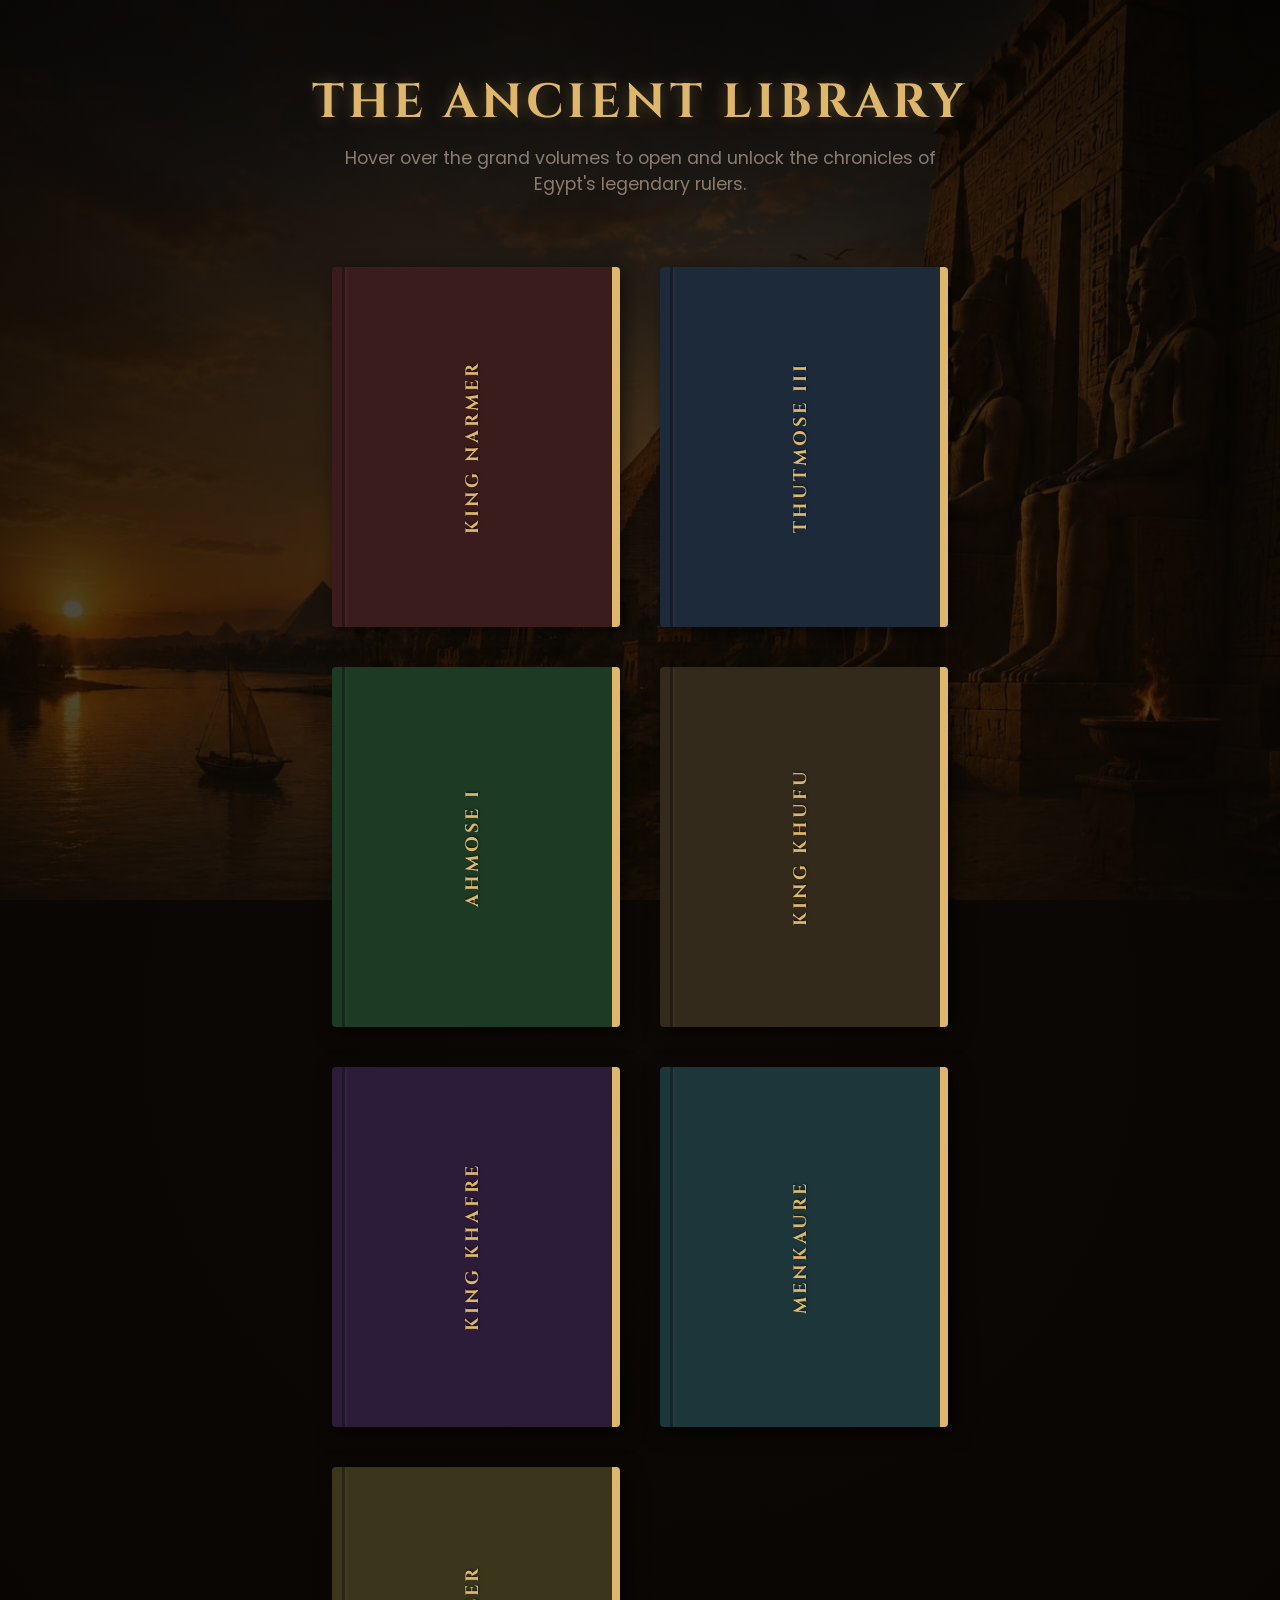
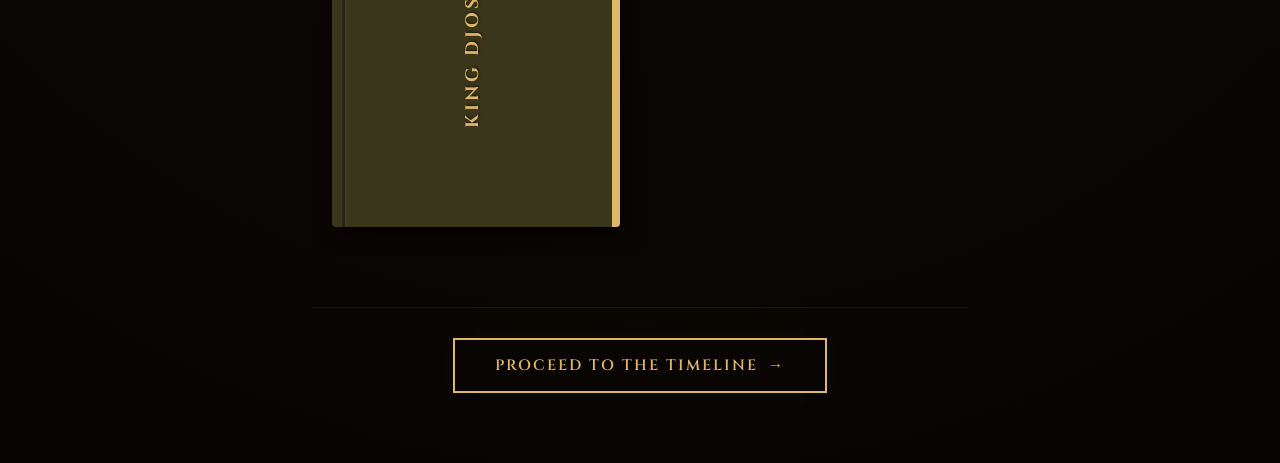
<file: library.html>
<!DOCTYPE html>
<html lang="en">
<head>
    <meta charset="UTF-8">
    <meta name="viewport" content="width=device-width, initial-scale=1.0">
    <title>Ancient Library - Nour Beyond Time</title>
    <link href="https://fonts.googleapis.com/css2?family=Cinzel:wght@400;500;700&family=Poppins:wght@300;400;500&display=swap" rel="stylesheet">
    <link rel="stylesheet" href="https://cdnjs.cloudflare.com/ajax/libs/font-awesome/6.4.0/css/all.min.css">
    <link rel="stylesheet" href="index.css">
    <style>
        .library-container {
            max-width: 1200px;
            margin: 0 auto;
            padding: 40px 20px;
            position: relative;
            z-index: 2;
        }

        .library-header {
            text-align: center;
            margin-bottom: 50px;
        }

        .library-header h1 {
            font-family: 'Cinzel', serif;
            color: #dfb76c;
            font-size: 3rem;
            letter-spacing: 4px;
            margin-bottom: 10px;
            text-shadow: 0 0 15px rgba(223, 183, 108, 0.3);
        }

        .library-header p {
            color: #8a7b6e;
            font-size: 1.1rem;
            max-width: 600px;
            margin: 0 auto;
        }

        .books-grid {
            display: grid;
            grid-template-columns: repeat(auto-fill, minmax(240px, 1fr));
            gap: 40px;
            padding: 20px;
            margin-bottom: 60px;
        }

        .book-container {
            perspective: 1000px;
            height: 360px;
            cursor: pointer;
        }

        .book-inner {
            position: relative;
            width: 100%;
            height: 100%;
            transform-style: preserve-3d;
            transition: transform 0.6s cubic-bezier(0.4, 0, 0.2, 1);
            box-shadow: 5px 5px 20px rgba(0,0,0,0.6);
            border-radius: 4px;
        }

        .book-container:hover .book-inner {
            transform: rotateY(-180deg) scale(1.02);
            box-shadow: -5px 5px 25px rgba(223, 183, 108, 0.15);
        }

        .book-front, .book-back {
            position: absolute;
            width: 100%;
            height: 100%;
            -webkit-backface-visibility: hidden;
            backface-visibility: hidden;
            border-radius: 4px;
            overflow: hidden;
            box-sizing: border-box;
        }

        .book-front {
            border-right: 8px solid #dfb76c;
            display: flex;
            align-items: center;
            justify-content: center;
            padding: 20px;
        }

        .book-front::before {
            content: '';
            position: absolute;
            top: 0;
            left: 10px;
            width: 3px;
            height: 100%;
            background: rgba(0, 0, 0, 0.3);
            box-shadow: 1px 0 3px rgba(255,255,255,0.08);
        }

        .book-title {
            font-family: 'Cinzel', serif;
            color: #dfb76c;
            font-size: 18px;
            font-weight: 700;
            letter-spacing: 3px;
            text-transform: uppercase;
            text-align: center;
            writing-mode: vertical-rl;
            transform: rotate(180deg);
            text-shadow: 1px 1px 2px rgba(0,0,0,0.6);
        }

        .book-back {
            background: #141414;
            border: 2px solid #dfb76c;
            transform: rotateY(180deg);
            display: flex;
            flex-direction: column;
            justify-content: center;
            padding: 25px;
            text-align: center;
        }

        .book-back h3 {
            font-family: 'Cinzel', serif;
            color: #dfb76c;
            margin: 0 0 15px 0;
            font-size: 1.3rem;
            letter-spacing: 1px;
            border-bottom: 1px solid rgba(223, 183, 108, 0.2);
            padding-bottom: 8px;
        }

        .book-back p {
            font-family: 'Poppins', sans-serif;
            color: #a89989;
            font-size: 0.9rem;
            line-height: 1.6;
            margin: 0;
        }

        .b-mina { background: #3a1c1c; }
        .b-thutmose { background: #1c2a3a; }
        .b-ahmose { background: #1c3a24; }
        .b-khufu { background: #332a1c; }
        .b-khafre { background: #2c1c3a; }
        .b-menkaure { background: #1c363a; }
        .b-djoser { background: #3a361c; }

        .next-phase-wrapper {
            text-align: center;
            margin-top: 40px;
            border-top: 1px solid rgba(223, 183, 108, 0.1);
            padding-top: 30px;
        }

        .next-btn {
            display: inline-flex;
            align-items: center;
            justify-content: center;
            padding: 15px 40px;
            background: transparent;
            border: 2px solid #dfb76c;
            color: #dfb76c;
            font-family: 'Cinzel', serif;
            font-size: 15px;
            font-weight: 600;
            letter-spacing: 2px;
            text-decoration: none;
            cursor: pointer;
            transition: all 0.4s ease;
            box-shadow: 0 0 15px rgba(223, 183, 108, 0.05);
        }

        .next-btn:hover {
            background: rgba(223, 183, 108, 0.1);
            box-shadow: 0 0 30px rgba(223, 183, 108, 0.3);
            transform: translateY(-2px);
        }

        .next-btn .arrow {
            margin-left: 10px;
            transition: transform 0.3s ease;
        }

        .next-btn:hover .arrow {
            transform: translateX(5px);
        }
    </style>
</head>
<body class="booking-page">

    <div class="bg-overlay"></div>

    <div class="library-container">
        
        <div class="library-header">
            <h1>THE ANCIENT LIBRARY</h1>
            <p>Hover over the grand volumes to open and unlock the chronicles of Egypt's legendary rulers.</p>
        </div>

        <div class="books-grid">
            
            <div class="book-container">
                <div class="book-inner">
                    <div class="book-front b-mina">
                        <div class="book-title">King Narmer</div>
                    </div>
                    <div class="book-back">
                        <h3>King Menes (Narmer)</h3>
                        <p>The legendary unifier of Upper and Lower Egypt. Founder of the First Dynasty, he wore the double crown and established the ancient capital of Memphis.</p>
                    </div>
                </div>
            </div>

            <div class="book-container">
                <div class="book-inner">
                    <div class="book-front b-thutmose">
                        <div class="book-title">Thutmose III</div>
                    </div>
                    <div class="book-back">
                        <h3>Thutmose III</h3>
                        <p>The Napoleon of ancient Egypt. A supreme military genius who conducted 17 successful campaigns, expanding the empire to its absolute zenith.</p>
                    </div>
                </div>
            </div>

            <div class="book-container">
                <div class="book-inner">
                    <div class="book-front b-ahmose">
                        <div class="book-title">Ahmose I</div>
                    </div>
                    <div class="book-back">
                        <h3>Ahmose I</h3>
                        <p>The great liberator. He expelled the Hyksos invaders from Egypt, unified the nation once more, and founded the glorious 18th Dynasty.</p>
                    </div>
                </div>
            </div>

            <div class="book-container">
                <div class="book-inner">
                    <div class="book-front b-khufu">
                        <div class="book-title">King Khufu</div>
                    </div>
                    <div class="book-back">
                        <h3>King Khufu</h3>
                        <p>Kimissioned the Great Pyramid of Giza, the only surviving wonder of the ancient world. A monument of perfect mathematical precision.</p>
                    </div>
                </div>
            </div>

            <div class="book-container">
                <div class="book-inner">
                    <div class="book-front b-khafre">
                        <div class="book-title">King Khafre</div>
                    </div>
                    <div class="book-back">
                        <h3>King Khafre</h3>
                        <p>Builder of the second largest pyramid of Giza and the creator of the enigmatic Great Sphinx, guarding the sacred plateau for eternity.</p>
                    </div>
                </div>
            </div>

            <div class="book-container">
                <div class="book-inner">
                    <div class="book-front b-menkaure">
                        <div class="book-title">Menkaure</div>
                    </div>
                    <div class="book-back">
                        <h3>King Menkaure</h3>
                        <p>Builder of the third Giza pyramid. Known for his stunning triad statues depicting him alongside ancient Egyptian deities.</p>
                    </div>
                </div>
            </div>

            <div class="book-container">
                <div class="book-inner">
                    <div class="book-front b-djoser">
                        <div class="book-title">King Djoser</div>
                    </div>
                    <div class="book-back">
                        <h3>King Djoser</h3>
                        <p>The pharaoh of the Step Pyramid at Saqqara, the world's earliest monumental stone structure, designed by his brilliant vizier Imhotep.</p>
                    </div>
                </div>
            </div>

        </div>

        <div class="next-phase-wrapper">
            <a href="timeline.html" class="next-btn">
                PROCEED TO THE TIMELINE <span class="arrow">&rarr;</span>
            </a>
        </div>

    </div>

</body>
</html>
</file>
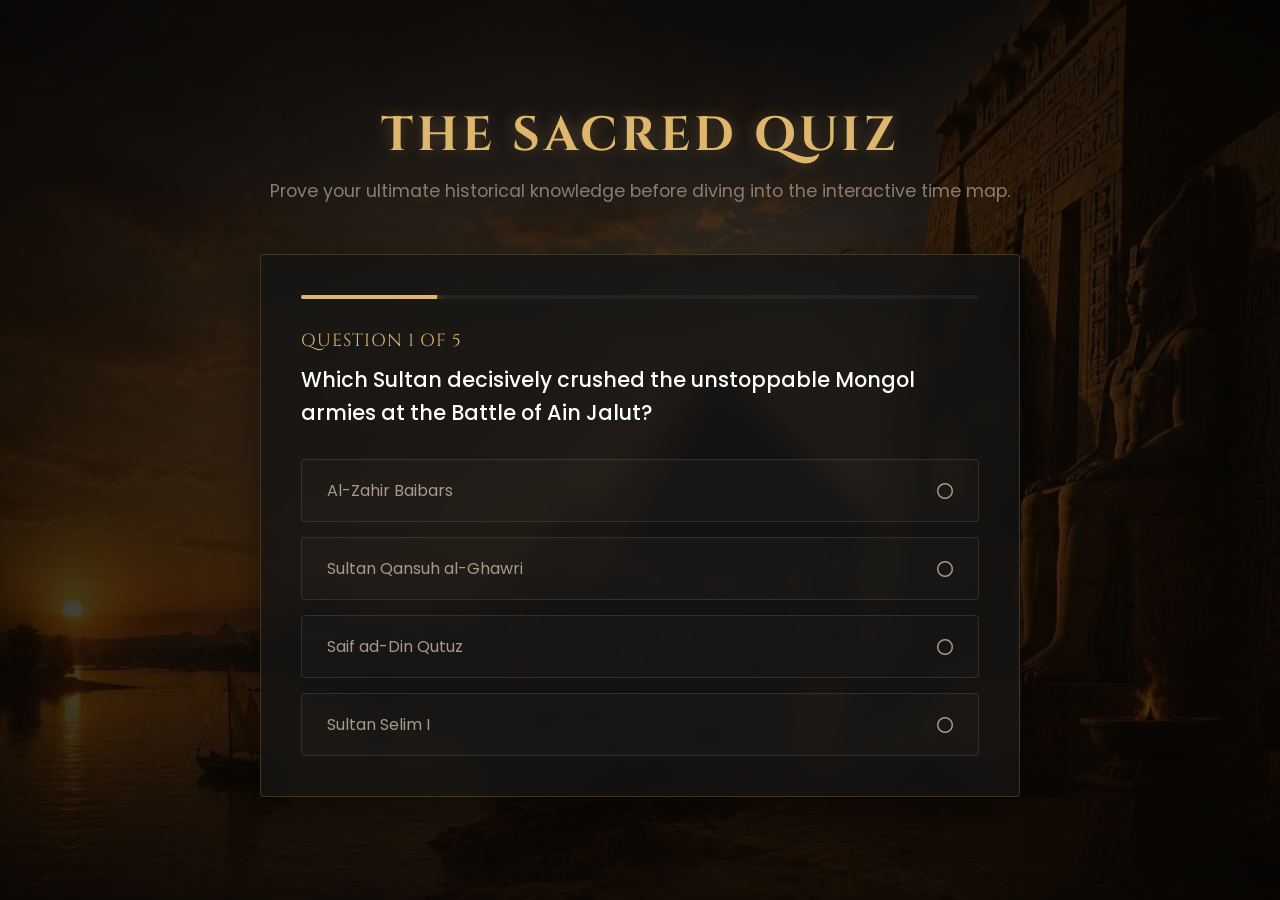
<file: quiz.html>
<!DOCTYPE html>
<html lang="en">
<head>
    <meta charset="UTF-8">
    <meta name="viewport" content="width=device-width, initial-scale=1.0">
    <title>The Sacred Quiz - Nour Beyond Time</title>
    <link href="https://fonts.googleapis.com/css2?family=Cinzel:wght@400;500;700&family=Poppins:wght@300;400;500;600&display=swap" rel="stylesheet">
    <link rel="stylesheet" href="https://cdnjs.cloudflare.com/ajax/libs/font-awesome/6.4.0/css/all.min.css">
    <link rel="stylesheet" href="index.css">
    <style>
        .quiz-container {
            max-width: 800px;
            margin: 0 auto;
            padding: 60px 20px;
            position: relative;
            z-index: 2;
        }

        .quiz-header {
            text-align: center;
            margin-bottom: 50px;
        }

        .quiz-header h1 {
            font-family: 'Cinzel', serif;
            color: #dfb76c;
            font-size: 3rem;
            letter-spacing: 4px;
            margin-bottom: 10px;
            text-shadow: 0 0 15px rgba(223, 183, 108, 0.3);
        }

        .quiz-header p {
            color: #8a7b6e;
            font-size: 1.1rem;
        }

        .quiz-card {
            background: rgba(20, 20, 20, 0.8);
            border: 1px solid rgba(223, 183, 108, 0.2);
            padding: 40px;
            border-radius: 4px;
            backdrop-filter: blur(10px);
            box-shadow: 0 20px 40px rgba(0,0,0,0.5);
        }

        .progress-bar {
            width: 100%;
            height: 4px;
            background: rgba(255, 255, 255, 0.05);
            margin-bottom: 30px;
            border-radius: 2px;
            overflow: hidden;
        }

        .progress-fill {
            width: 20%;
            height: 100%;
            background: #dfb76c;
            box-shadow: 0 0 10px #dfb76c;
            transition: width 0.4s ease;
        }

        .question-number {
            font-family: 'Cinzel', serif;
            color: #dfb76c;
            font-size: 1.1rem;
            letter-spacing: 1px;
            margin-bottom: 10px;
        }

        .question-text {
            font-family: 'Poppins', sans-serif;
            color: #fff;
            font-size: 1.3rem;
            font-weight: 500;
            line-height: 1.6;
            margin-bottom: 30px;
        }

        .options-list {
            display: flex;
            flex-direction: column;
            gap: 15px;
        }

        .option-btn {
            background: rgba(255, 255, 255, 0.02);
            border: 1px solid rgba(223, 183, 108, 0.15);
            padding: 18px 25px;
            border-radius: 4px;
            color: #a89989;
            font-family: 'Poppins', sans-serif;
            font-size: 1rem;
            text-align: left;
            cursor: pointer;
            transition: all 0.3s ease;
            display: flex;
            justify-content: space-between;
            align-items: center;
        }

        .option-btn:hover {
            border-color: #dfb76c;
            color: #fff;
            background: rgba(223, 183, 108, 0.03);
            transform: translateX(5px);
        }

        .option-btn.correct {
            background: rgba(46, 117, 89, 0.2) !important;
            border-color: #2e7559 !important;
            color: #52d69f !important;
        }

        .option-btn.wrong {
            background: rgba(168, 50, 50, 0.2) !important;
            border-color: #a83232 !important;
            color: #ff6b6b !important;
        }

        .results-screen {
            text-align: center;
            display: none;
        }

        .results-screen h2 {
            font-family: 'Cinzel', serif;
            color: #dfb76c;
            font-size: 2.5rem;
            margin-bottom: 15px;
        }

        .score-display {
            font-family: 'Cinzel', serif;
            font-size: 4rem;
            color: #fff;
            margin-bottom: 20px;
            font-weight: 700;
        }

        .score-display span {
            color: #dfb76c;
        }

        .feedback-text {
            color: #a89989;
            font-size: 1.1rem;
            margin-bottom: 40px;
            line-height: 1.6;
        }

        .quiz-actions {
            display: flex;
            justify-content: center;
            gap: 20px;
        }

        .action-btn {
            display: inline-flex;
            align-items: center;
            justify-content: center;
            padding: 15px 35px;
            background: transparent;
            border: 2px solid #dfb76c;
            color: #dfb76c;
            font-family: 'Cinzel', serif;
            font-size: 14px;
            font-weight: 600;
            letter-spacing: 2px;
            text-decoration: none;
            cursor: pointer;
            transition: all 0.4s ease;
        }

        .action-btn:hover {
            background: rgba(223, 183, 108, 0.1);
            transform: translateY(-2px);
        }

        .action-btn.primary {
            background: #dfb76c;
            color: #0d0d0d;
        }

        .action-btn.primary:hover {
            background: transparent;
            color: #dfb76c;
        }
    </style>
</head>
<body class="booking-page">

    <div class="bg-overlay"></div>

    <div class="quiz-container">
        
        <div class="quiz-header">
            <h1>THE SACRED QUIZ</h1>
            <p>Prove your ultimate historical knowledge before diving into the interactive time map.</p>
        </div>

        <div class="quiz-card" id="quiz-card">
            <div id="game-screen">
                <div class="progress-bar">
                    <div class="progress-fill" id="progress-fill"></div>
                </div>
                <div class="question-number" id="question-number">QUESTION 1 OF 5</div>
                <div class="question-text" id="question-text">Loading question...</div>
                <div class="options-list" id="options-list">
                    </div>
            </div>

            <div class="results-screen" id="results-screen">
                <div class="score-icon" style="font-size: 4rem; color: #dfb76c; margin-bottom: 20px;">
                    <i class="fa-solid fa-trophy"></i>
                </div>
                <h2>CHRONICLE COMPLETE</h2>
                <div class="score-display" id="score-display">0<span>/5</span></div>
                <div class="feedback-text" id="feedback-text">An impressive journey through time!</div>
                <div class="quiz-actions">
                    <button class="action-btn" onclick="resetQuiz()">RETRY QUIZ</button>
                    <a href="destinations.html" class="action-btn primary">GO TO MAP &rarr;</a>
                </div>
            </div>
        </div>

    </div>

    <script>
        const questionsBank = [
            {
                q: "Who was the legendary king that united Upper and Lower Egypt, wearing the double crown?",
                options: ["King Djoser", "King Narmer", "King Khufu", "Akhenaten"],
                correct: 1
            },
            {
                q: "Which architect built the famous Step Pyramid at Saqqara for King Djoser?",
                options: ["Hemiunu", "Ineni", "Imhotep", "Senenmut"],
                correct: 2
            },
            {
                q: "Who is known as the 'Napoleon of Ancient Egypt' due to his brilliant military campaigns?",
                options: ["Ramesses II", "Thutmose III", "Ahmose I", "Seti I"],
                correct: 1
            },
            {
                q: "Which ruler was the final active Pharaoh of the Ptolemaic Kingdom before the Roman conquest?",
                options: ["Ptolemy I", "Cleopatra VII", "Nectanebo II", "Alexander the Great"],
                correct: 1
            },
            {
                q: "Who founded Modern Egypt by restructuring the military, economic, and educational frameworks?",
                options: ["Khedive Ismail", "Ibrahim Pasha", "Muhammad Ali Pasha", "Sa'id Pasha"],
                correct: 2
            },
            {
                q: "Which leader nationalized the Suez Canal and constructed the Aswan High Dam?",
                options: ["Mohamed Naguib", "Anwar Sadat", "Gamal Abdel Nasser", "Hosni Mubarak"],
                correct: 2
            },
            {
                q: "Who led the historic Arab-Islamic opening of Egypt in 641 CE, ending Byzantine rule?",
                options: ["Ahmad ibn Tulun", "Amr ibn al-As", "Gawhar al-Siqilli", "Salah ad-Din"],
                correct: 1
            },
            {
                q: "Which Sultan decisively crushed the unstoppable Mongol armies at the Battle of Ain Jalut?",
                options: ["Al-Zahir Baibars", "Sultan Qansuh al-Ghawri", "Saif ad-Din Qutuz", "Sultan Selim I"],
                correct: 2
            }
        ];

        let currentQuestions = [];
        let currentQuestionIndex = 0;
        let score = 0;
        let canAnswer = true;

        function shuffleAndPickQuestions() {
            let shuffled = [...questionsBank].sort(() => 0.5 - Math.random());
            currentQuestions = shuffled.slice(0, 5);
        }

        function loadQuestion() {
            canAnswer = true;
            const currentQ = currentQuestions[currentQuestionIndex];
            
            document.getElementById("question-number").innerText = `QUESTION ${currentQuestionIndex + 1} OF 5`;
            document.getElementById("question-text").innerText = currentQ.q;
            document.getElementById("progress-fill").style.width = `${((currentQuestionIndex + 1) / 5) * 100}%`;
            
            const optionsContainer = document.getElementById("options-list");
            optionsContainer.innerHTML = "";
            
            currentQ.options.forEach((option, index) => {
                const button = document.createElement("button");
                button.className = "option-btn";
                button.innerHTML = `<span>${option}</span><i class="fa-regular fa-circle"></i>`;
                button.onclick = () => checkAnswer(index, button);
                optionsContainer.appendChild(button);
            });
        }

        function checkAnswer(selectedIndex, clickedButton) {
            if (!canAnswer) return;
            canAnswer = false;
            
            const currentQ = currentQuestions[currentQuestionIndex];
            const allButtons = document.querySelectorAll(".option-btn");
            
            if (selectedIndex === currentQ.correct) {
                score++;
                clickedButton.classList.add("correct");
                clickedButton.querySelector("i").className = "fa-solid fa-circle-check";
            } else {
                clickedButton.classList.add("wrong");
                clickedButton.querySelector("i").className = "fa-solid fa-circle-xmark";
                
                // Show the right answer
                allButtons[currentQ.correct].classList.add("correct");
                allButtons[currentQ.correct].querySelector("i").className = "fa-solid fa-circle-check";
            }
            
            setTimeout(() => {
                currentQuestionIndex++;
                if (currentQuestionIndex < 5) {
                    loadQuestion();
                } else {
                    showResults();
                }
            }, 1500);
        }

        function showResults() {
            document.getElementById("game-screen").style.display = "none";
            document.getElementById("results-screen").style.display = "block";
            document.getElementById("score-display").innerHTML = `${score}<span>/5</span>`;
            
            const feedback = document.getElementById("feedback-text");
            if (score === 5) {
                feedback.innerText = "Absolute Perfection! You are a supreme Grand Master of Egyptian history.";
            } else if (score >= 3) {
                feedback.innerText = "Splendid work! Your knowledge of the timelines is exceptionally strong.";
            } else {
                feedback.innerText = "The cosmic paths require more study. Try again to unlock the forbidden archives.";
            }
        }

        function resetQuiz() {
            currentQuestionIndex = 0;
            score = 0;
            document.getElementById("game-screen").style.display = "block";
            document.getElementById("results-screen").style.display = "none";
            shuffleAndPickQuestions();
            loadQuestion();
        }

        // Initialize quiz on start
        shuffleAndPickQuestions();
        loadQuestion();
    </script>

</body>
</html>
</file>
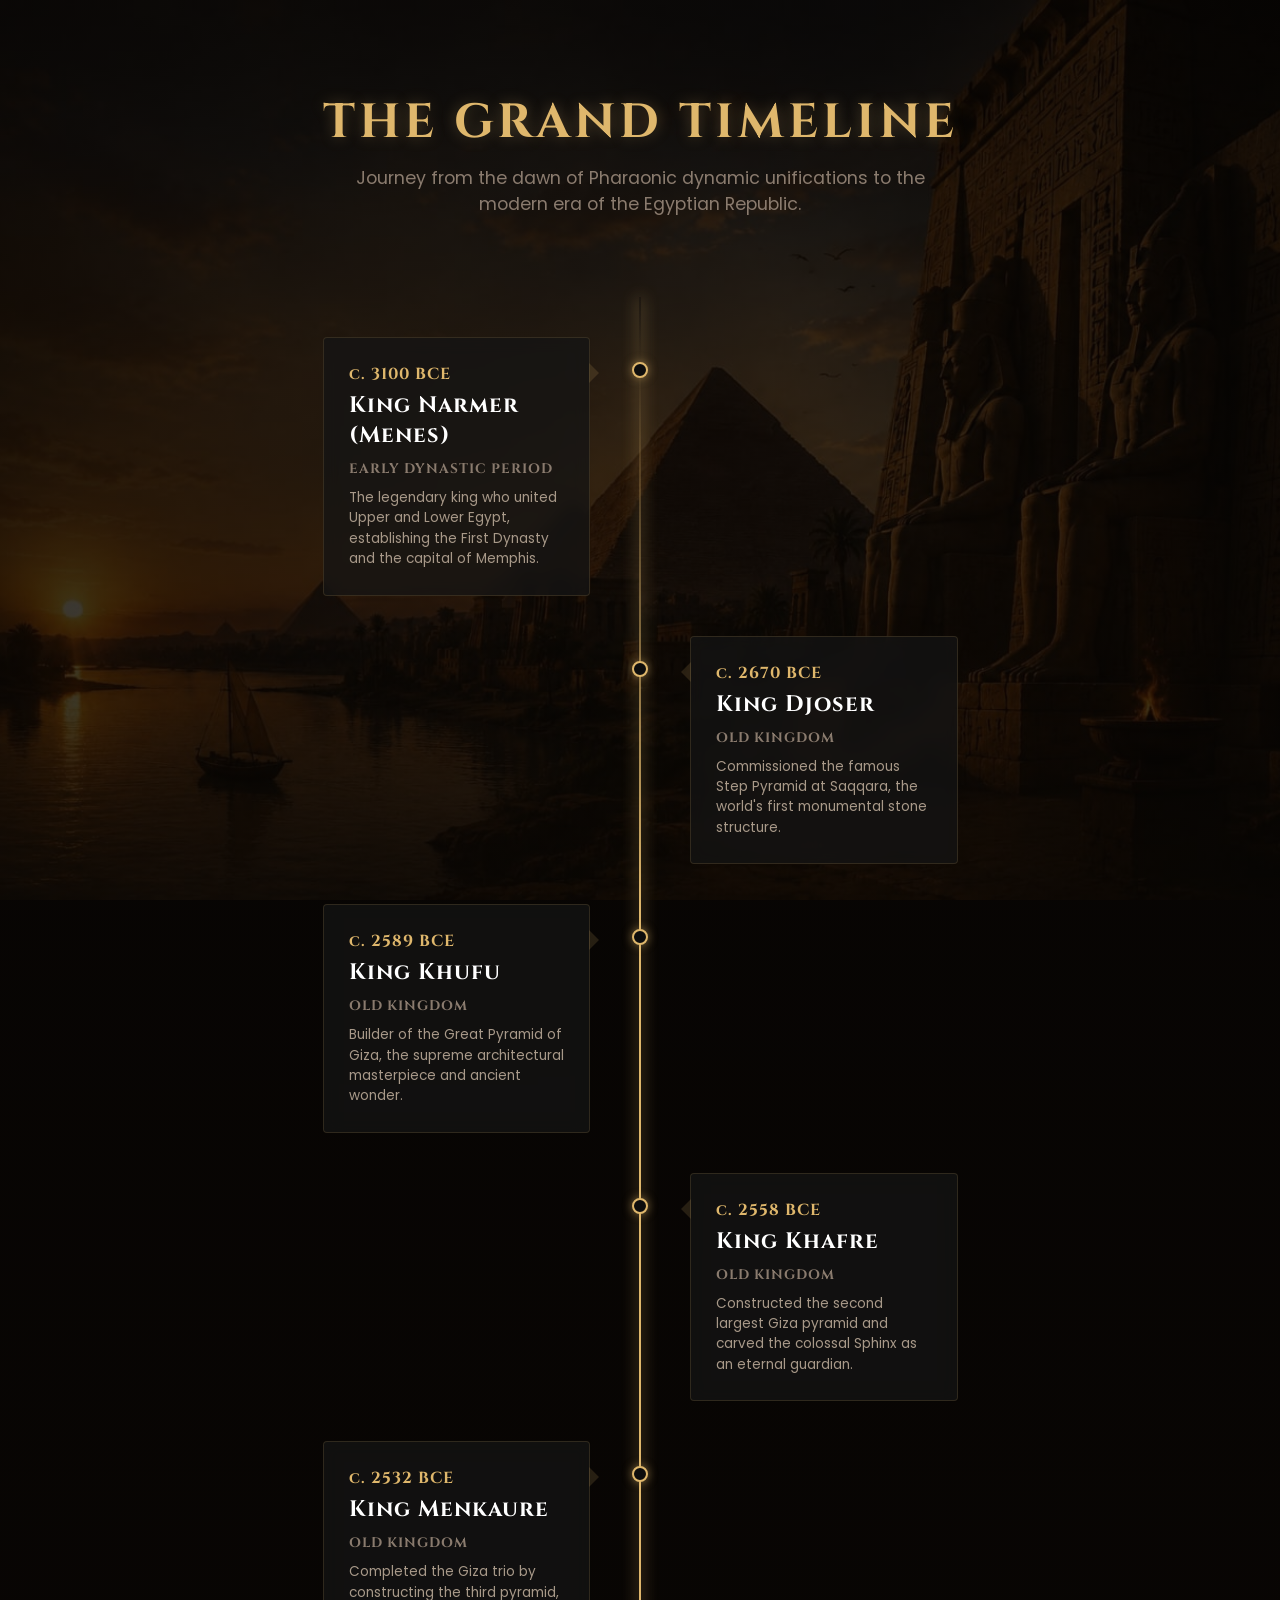
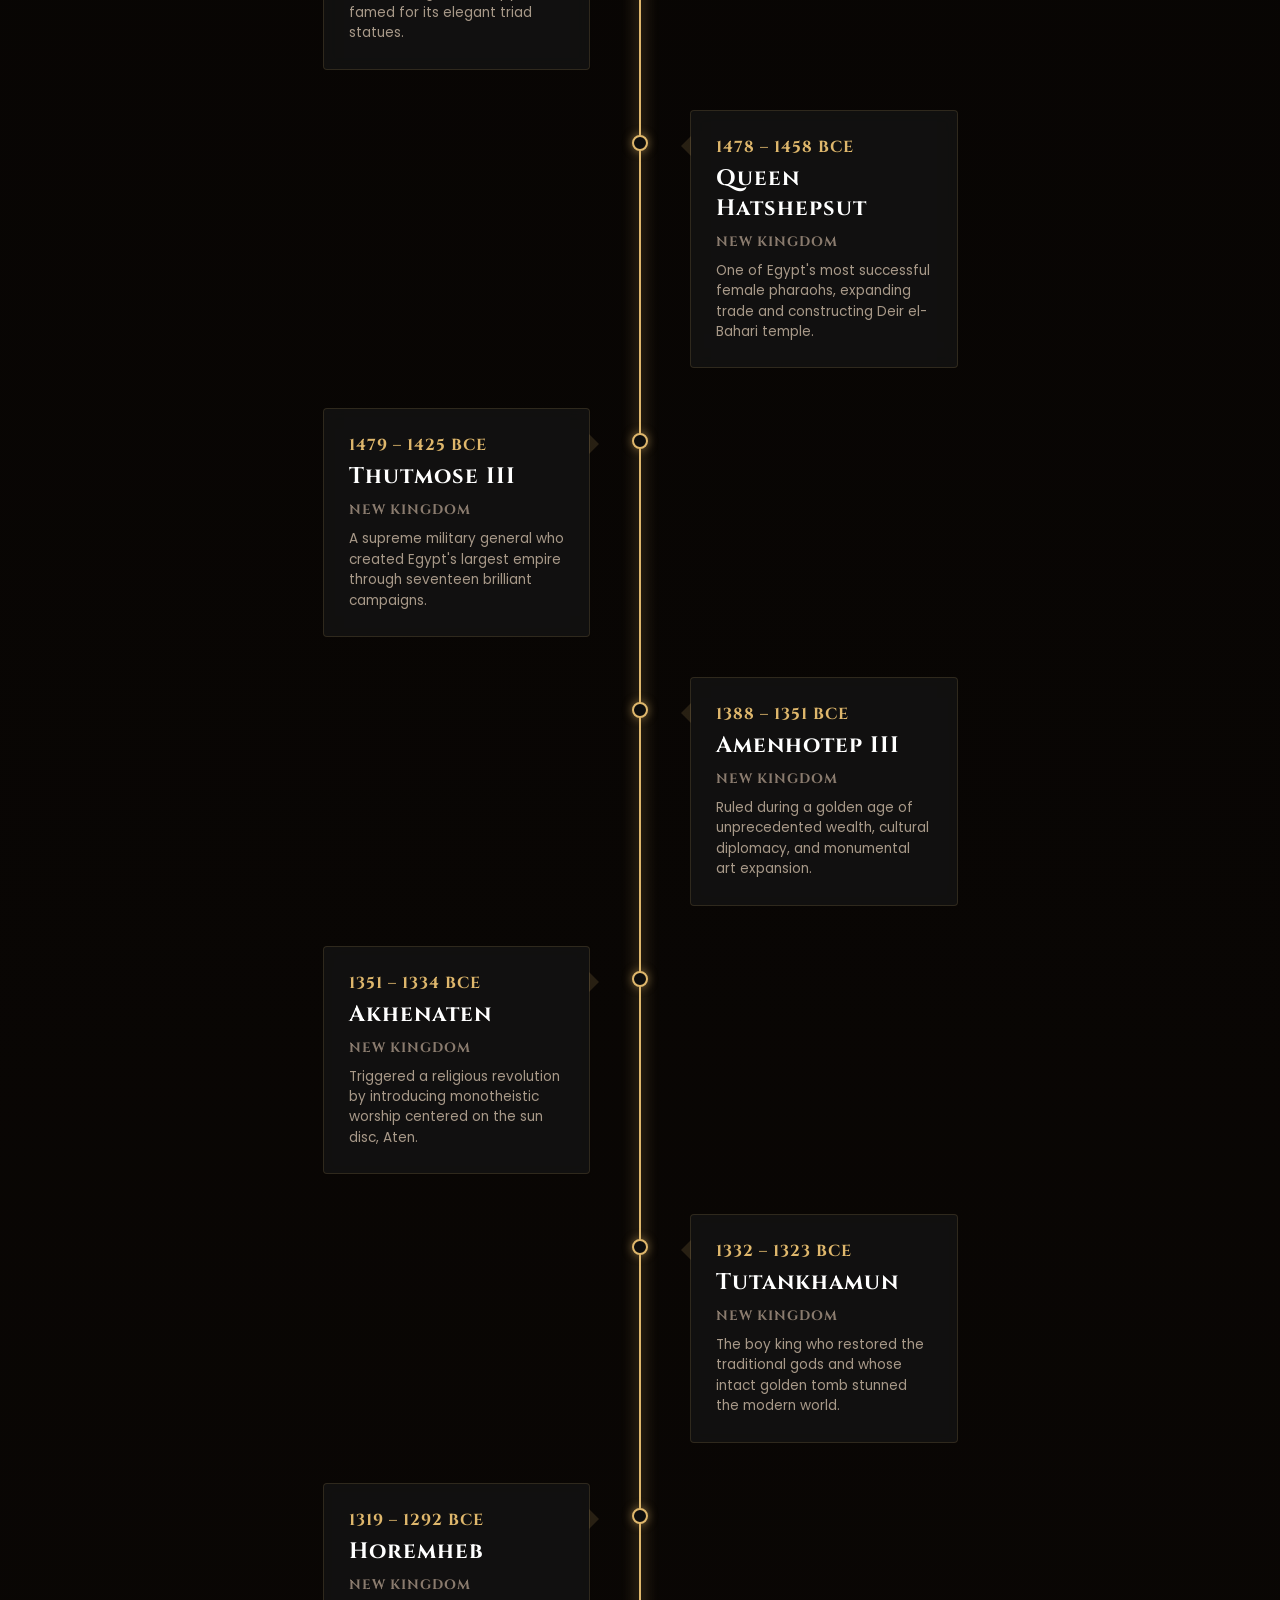
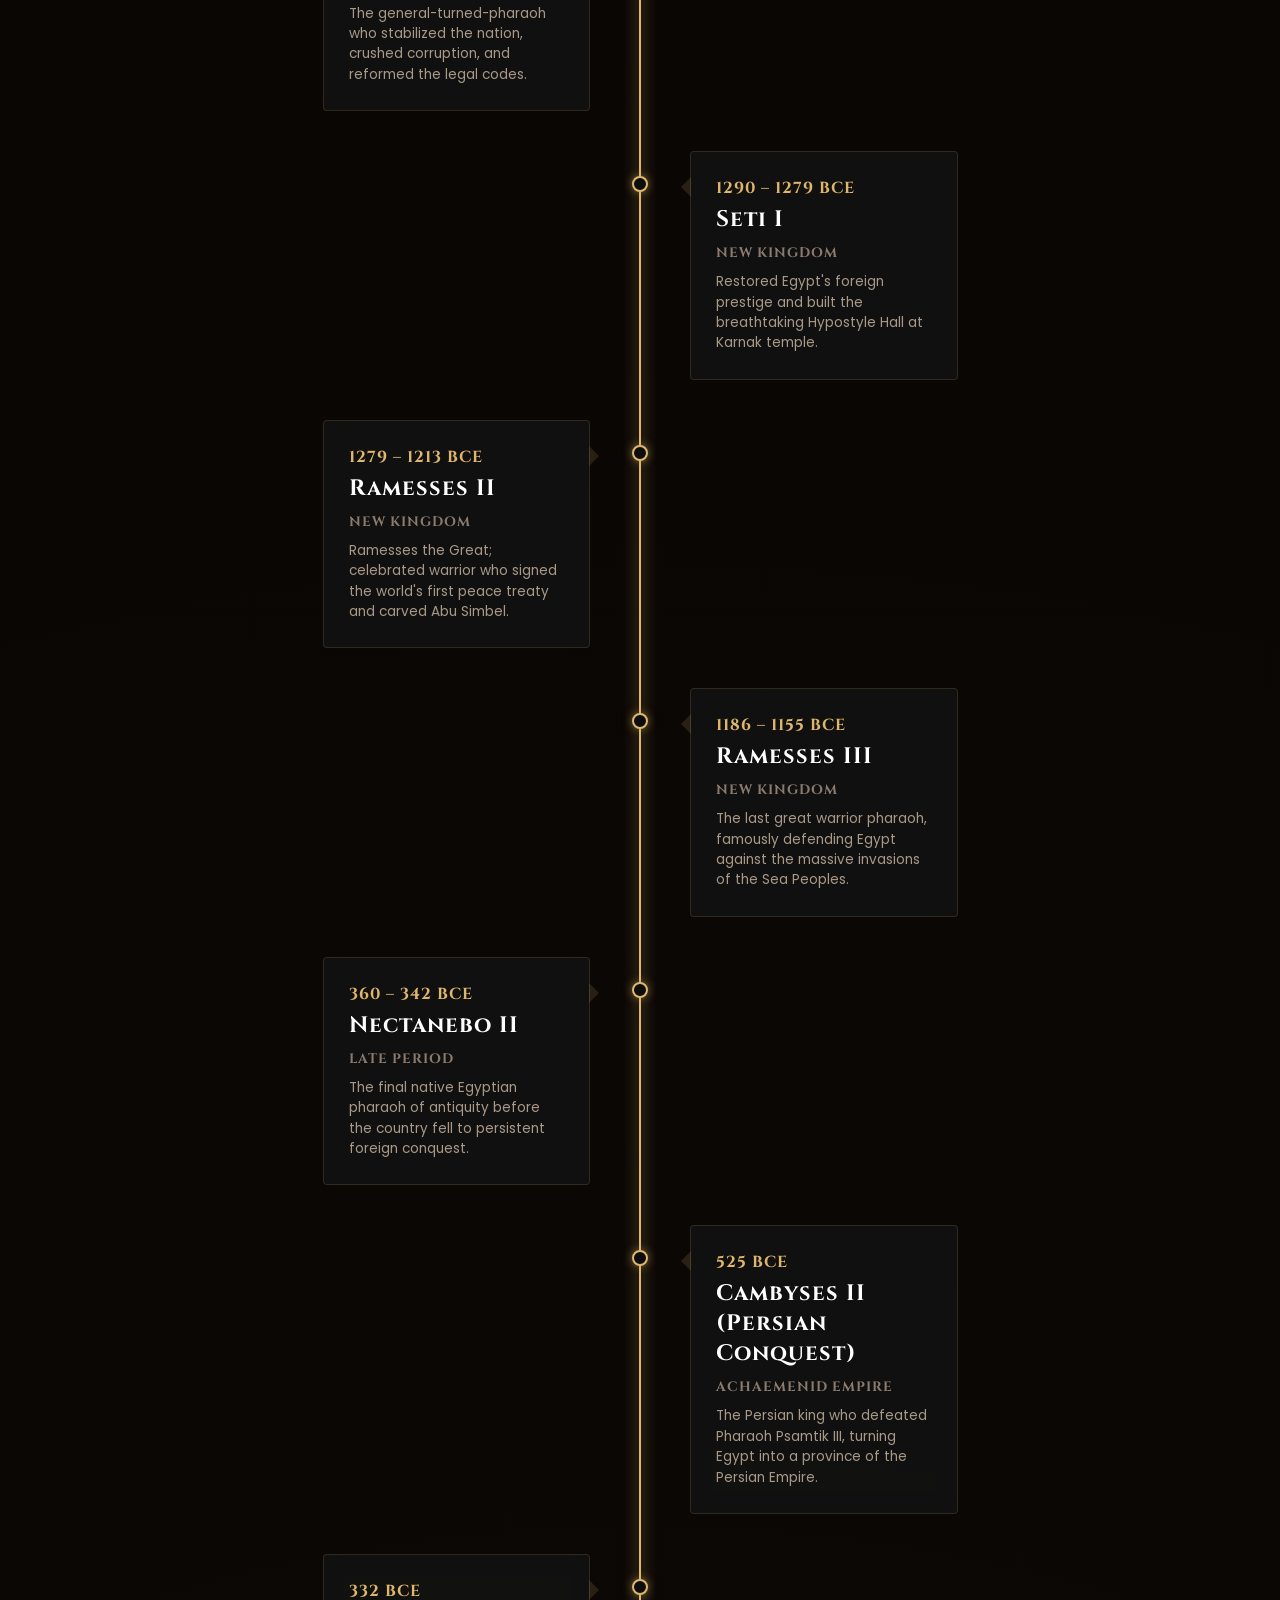
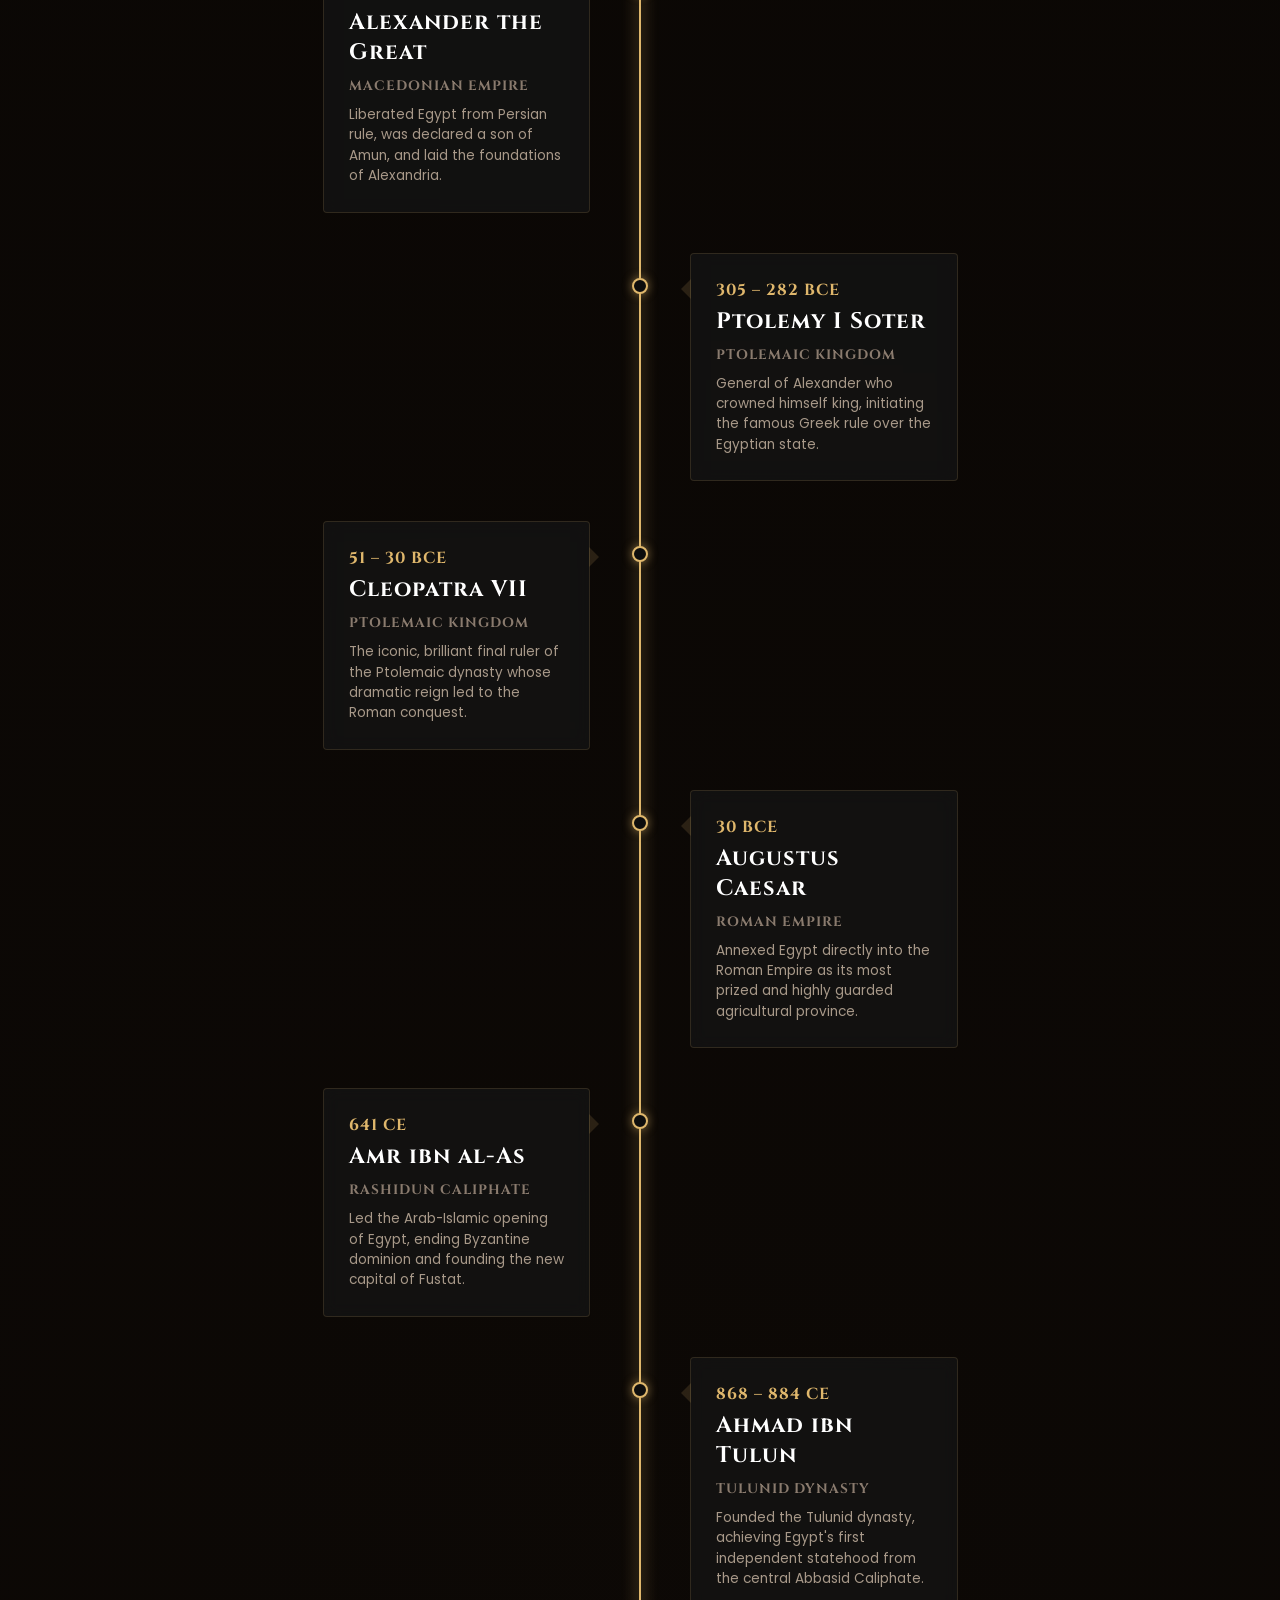
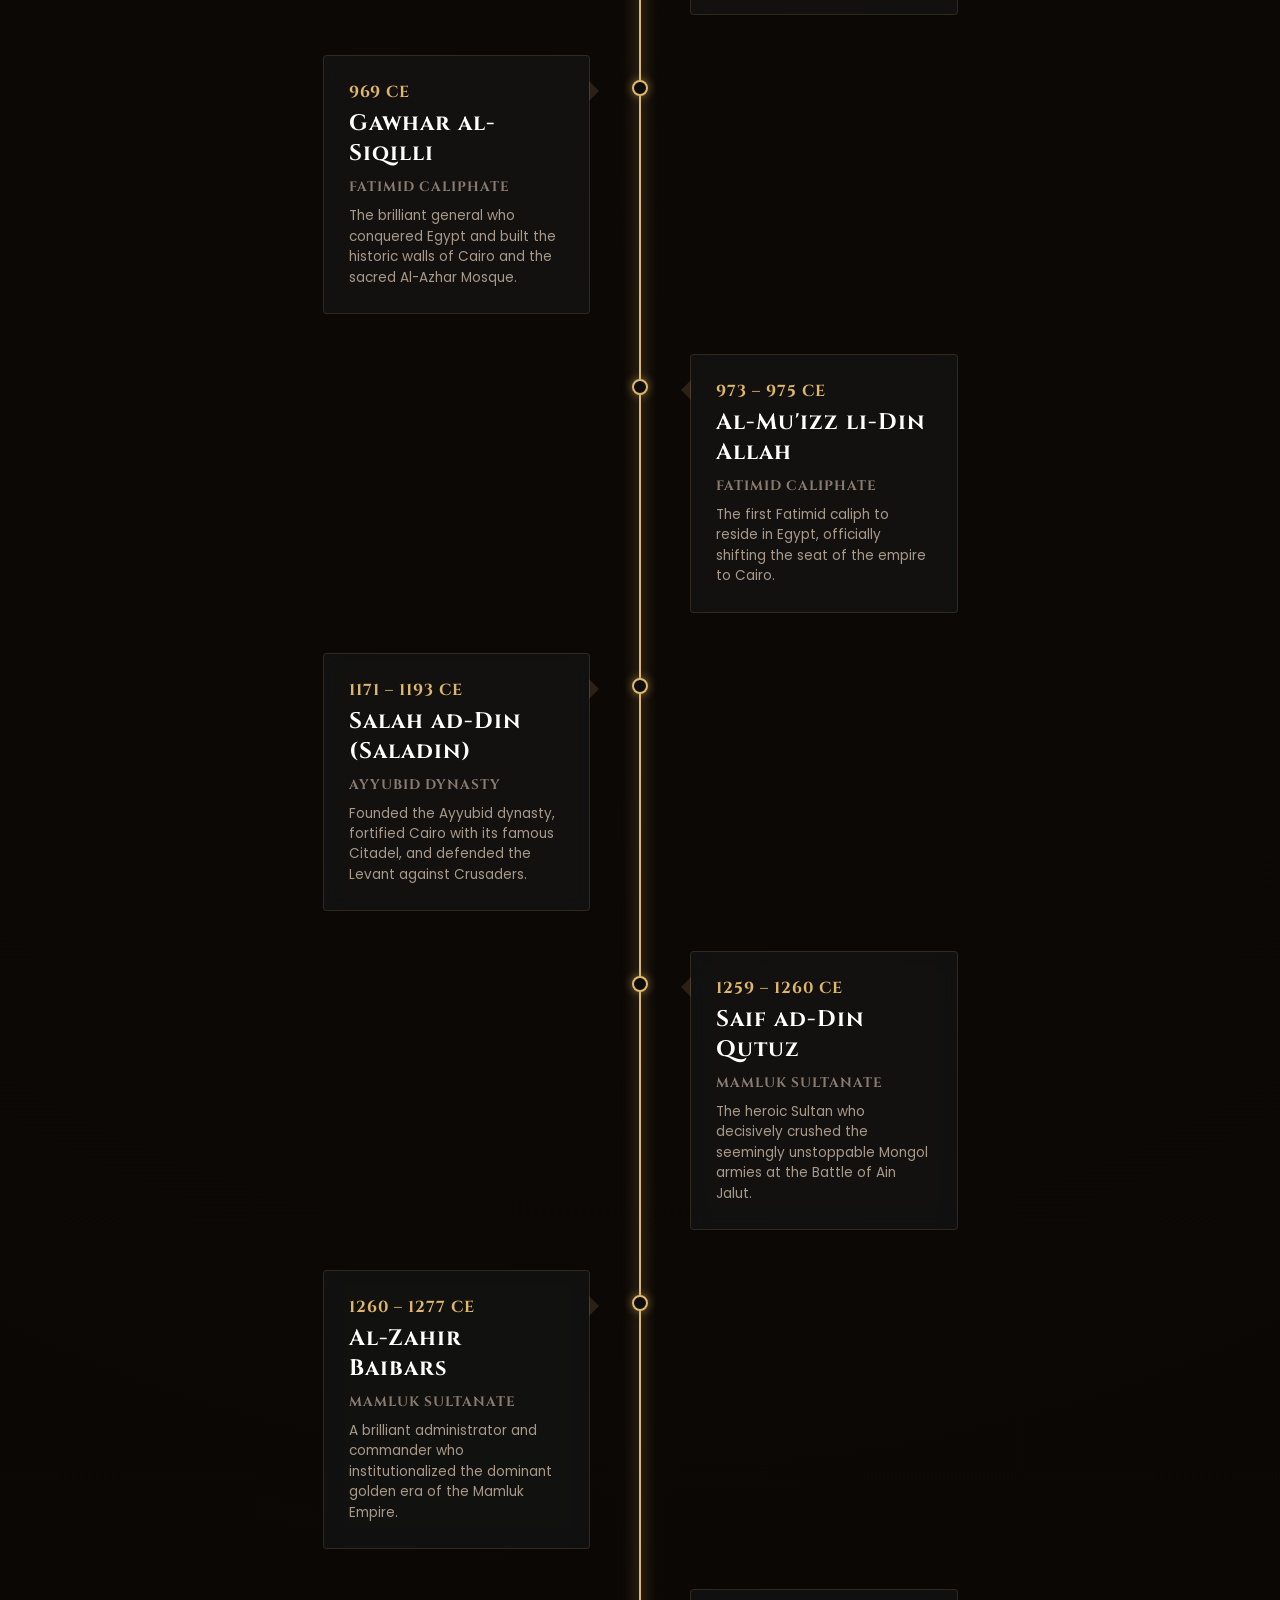
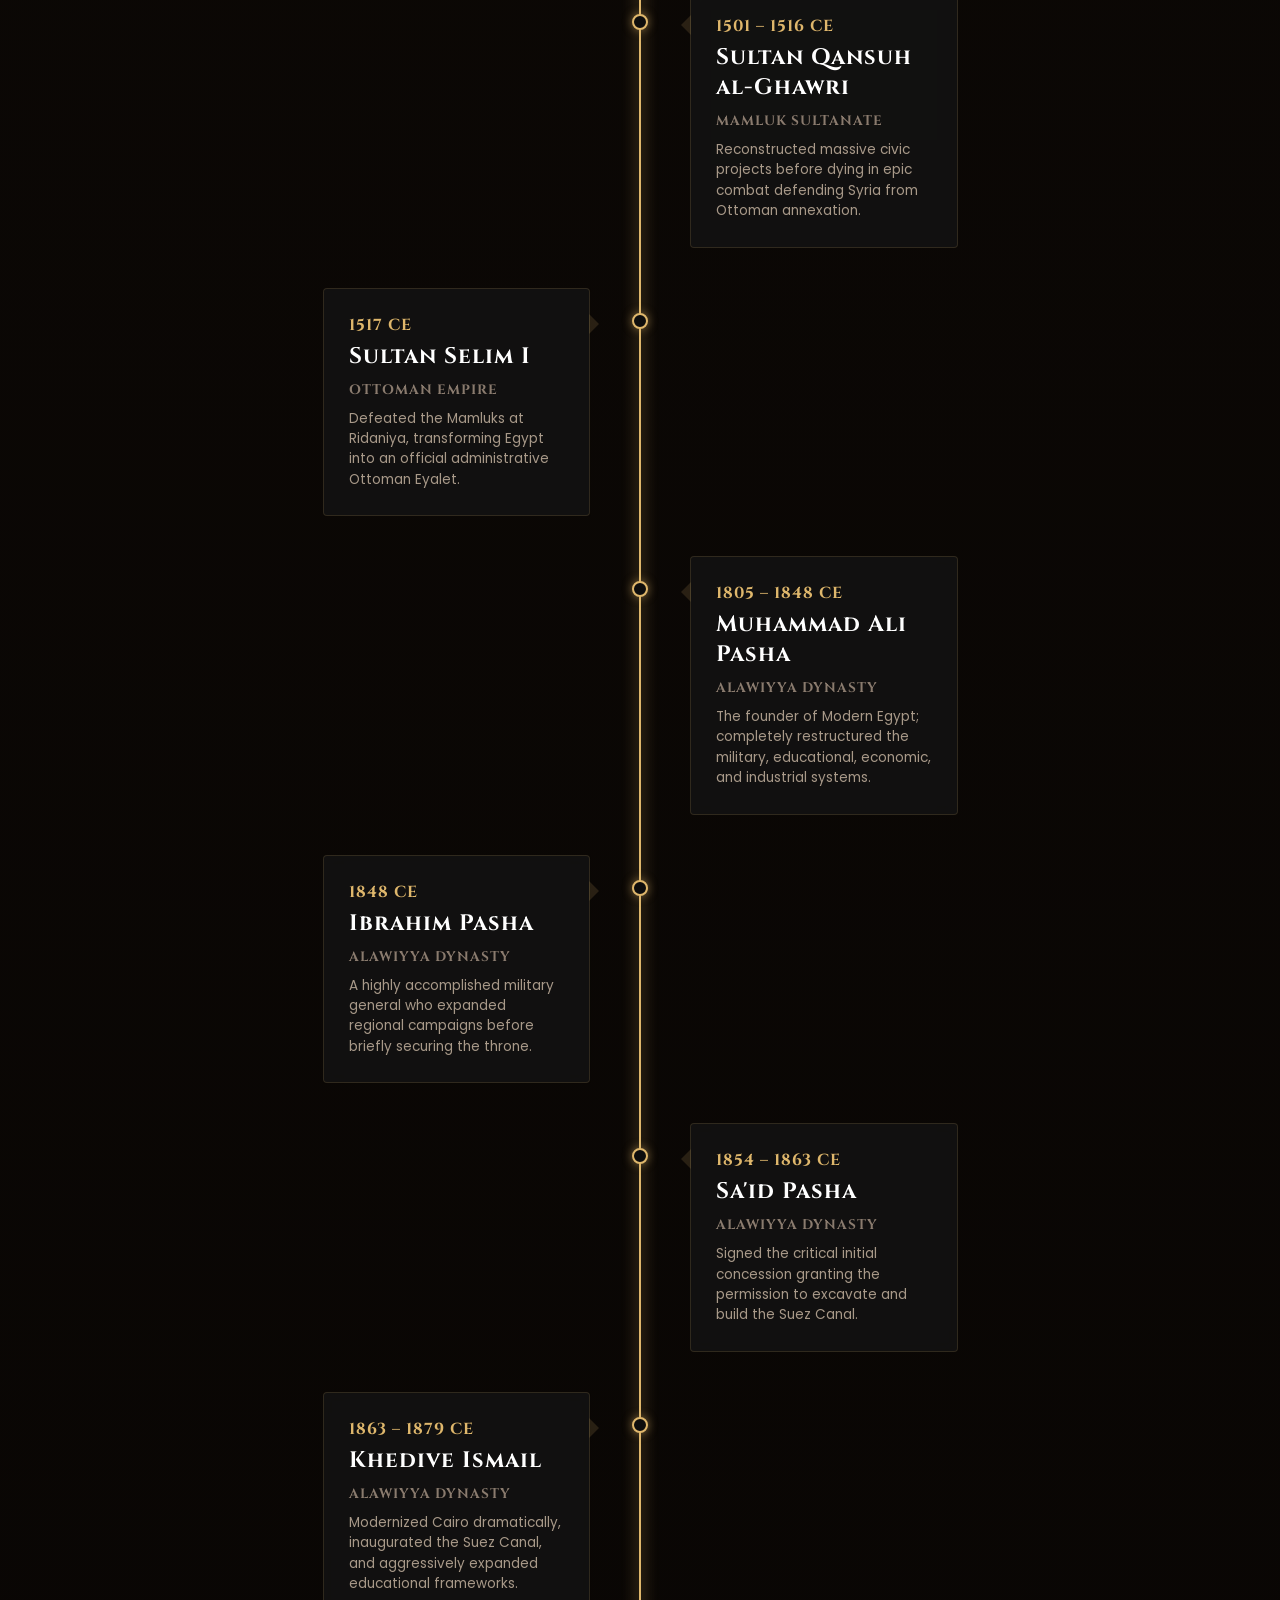
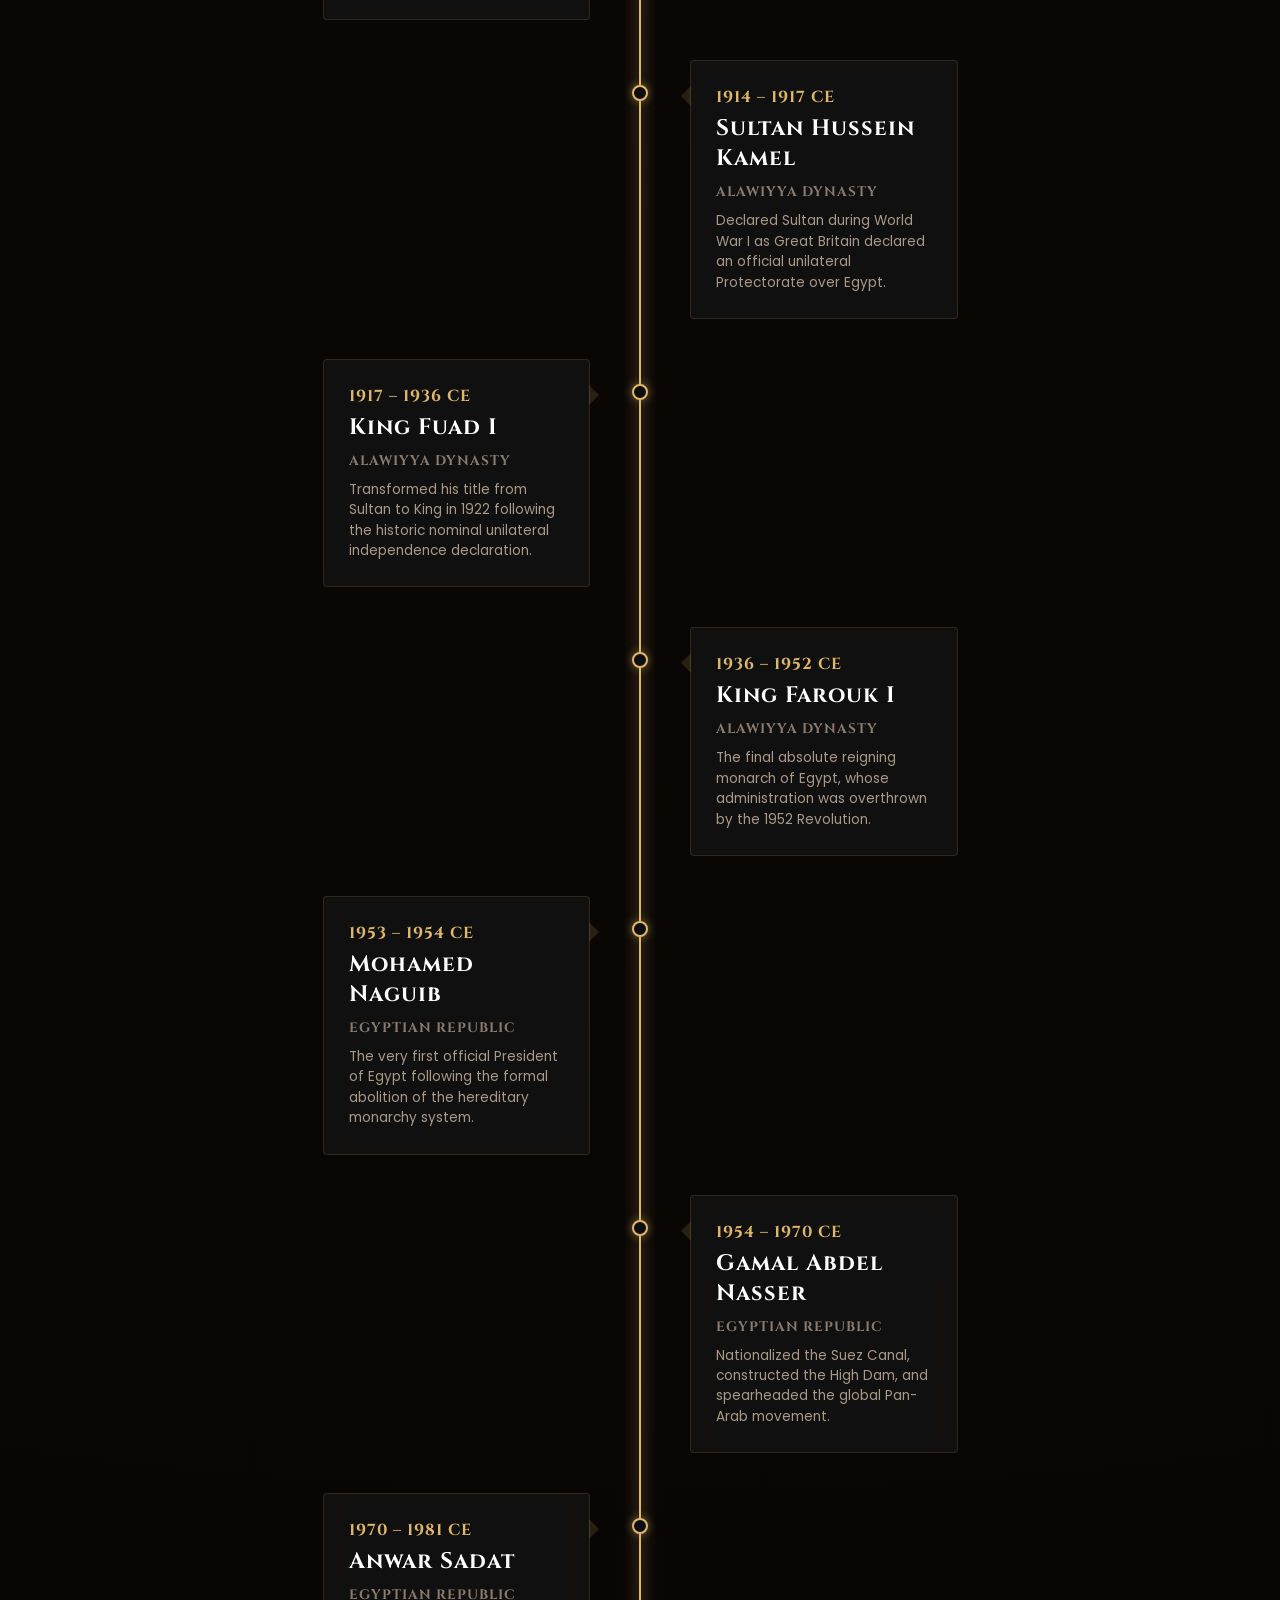
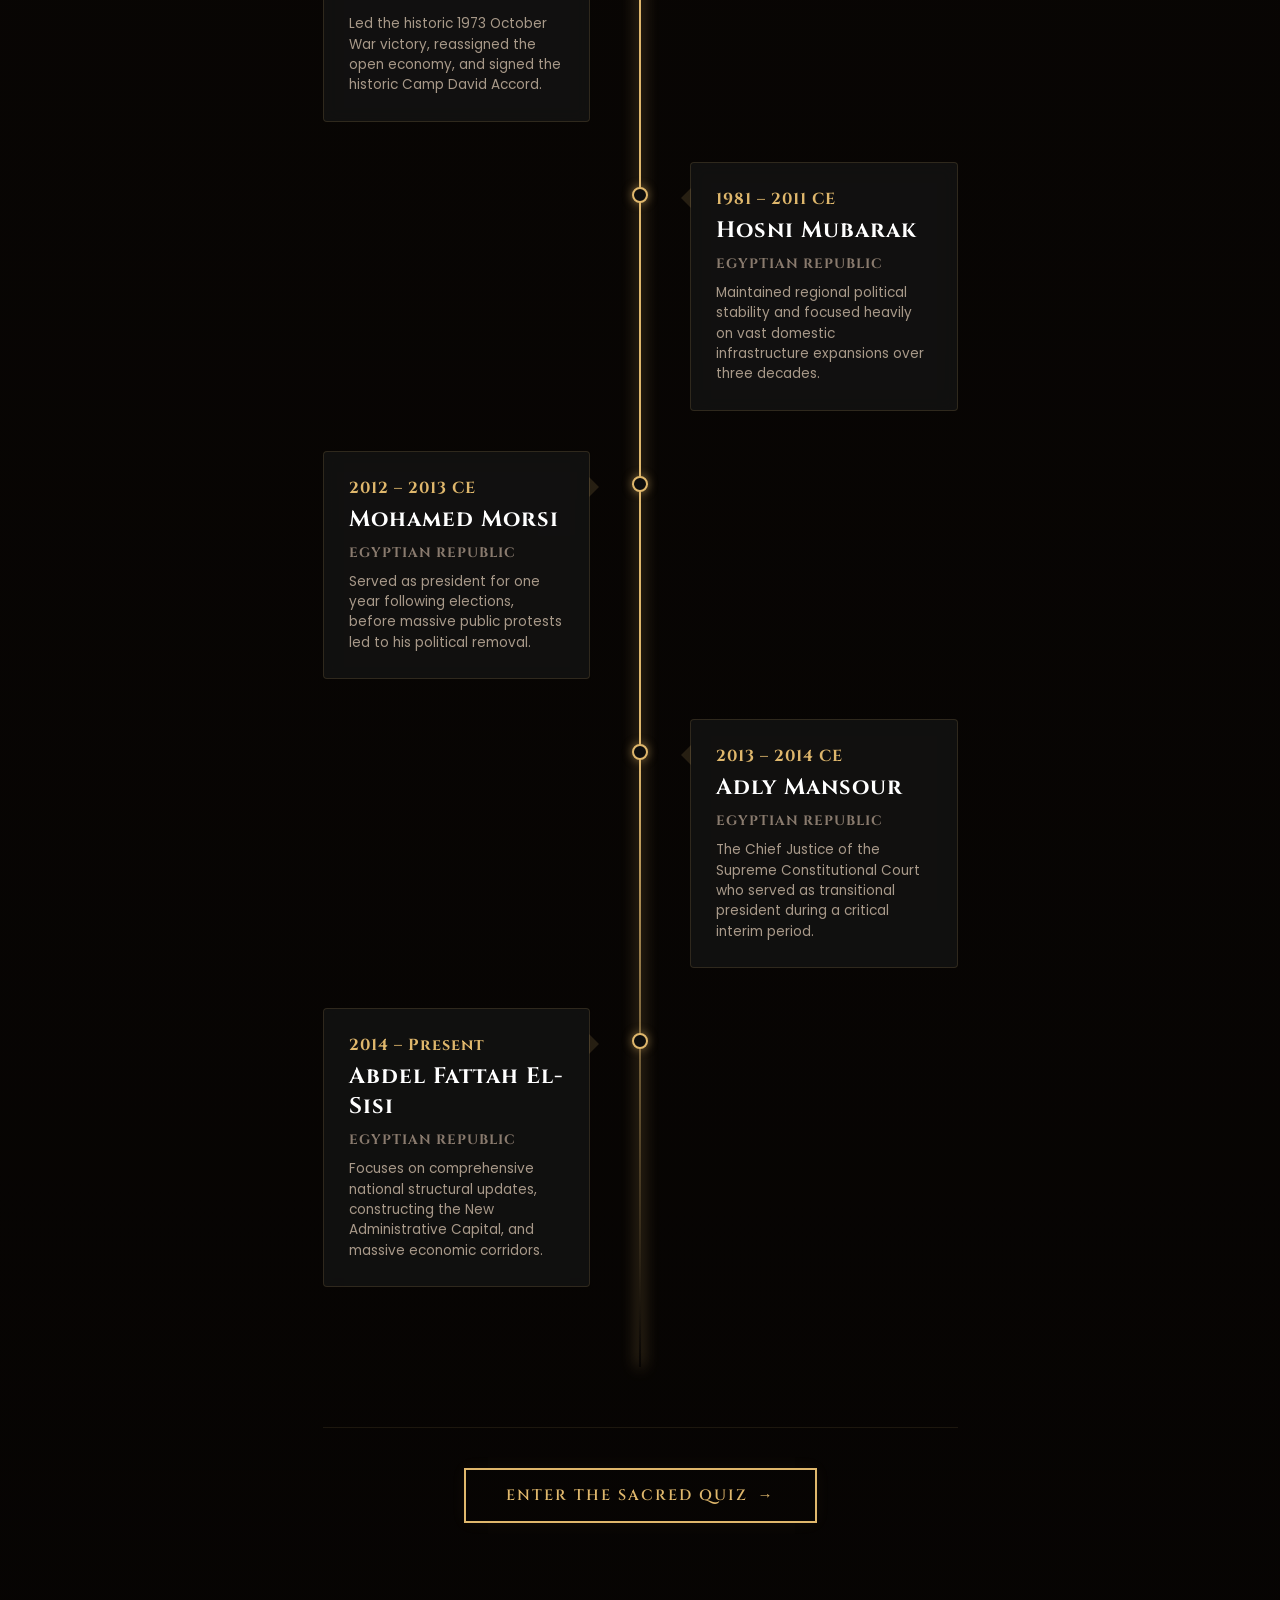
<file: timeline.html>
<!DOCTYPE html>
<html lang="en">
<head>
    <meta charset="UTF-8">
    <meta name="viewport" content="width=device-width, initial-scale=1.0">
    <title>The Grand Timeline - Nour Beyond Time</title>
    <link href="https://fonts.googleapis.com/css2?family=Cinzel:wght@400;500;700&family=Poppins:wght@300;400;500&display=swap" rel="stylesheet">
    <link rel="stylesheet" href="https://cdnjs.cloudflare.com/ajax/libs/font-awesome/6.4.0/css/all.min.css">
    <link rel="stylesheet" href="index.css">
    <style>
        .timeline-container {
            max-width: 1200px;
            margin: 0 auto;
            padding: 60px 20px;
            position: relative;
            z-index: 2;
        }

        .timeline-header {
            text-align: center;
            margin-bottom: 80px;
        }

        .timeline-header h1 {
            font-family: 'Cinzel', serif;
            color: #dfb76c;
            font-size: 3rem;
            letter-spacing: 4px;
            margin-bottom: 10px;
            text-shadow: 0 0 15px rgba(223, 183, 108, 0.3);
        }

        .timeline-header p {
            color: #8a7b6e;
            font-size: 1.1rem;
            max-width: 600px;
            margin: 0 auto;
        }

        .timeline-wrapper {
            display: flex;
            flex-direction: column;
            position: relative;
            padding: 40px 0;
        }

        .timeline-wrapper::before {
            content: '';
            position: absolute;
            top: 0;
            left: 50%;
            transform: translateX(-50%);
            width: 2px;
            height: 100%;
            background: linear-gradient(to bottom, transparent, #dfb76c 5%, #dfb76c 95%, transparent);
            box-shadow: 0 0 15px #dfb76c;
        }

        .timeline-item {
            display: flex;
            justify-content: flex-end;
            padding-right: 50px;
            position: relative;
            margin-bottom: 40px;
            width: 50%;
            box-sizing: border-box;
        }

        .timeline-item:nth-child(even) {
            align-self: flex-end;
            justify-content: flex-start;
            padding-left: 50px;
            padding-right: 0;
            margin-left: 50%;
        }

        .timeline-badge {
            position: absolute;
            top: 25px;
            left: 100%;
            transform: translateX(-50%);
            width: 16px;
            height: 16px;
            background: #0d0d0d;
            border: 2px solid #dfb76c;
            border-radius: 50%;
            z-index: 5;
            transition: all 0.4s ease;
            box-shadow: 0 0 10px rgba(223, 183, 108, 0.5);
        }

        .timeline-item:nth-child(even) .timeline-badge {
            left: 0;
        }

        .timeline-item:hover .timeline-badge {
            background: #dfb76c;
            box-shadow: 0 0 20px #dfb76c;
            scale: 1.3;
        }

        .timeline-content {
            background: rgba(20, 20, 20, 0.75);
            border: 1px solid rgba(223, 183, 108, 0.15);
            padding: 25px;
            border-radius: 4px;
            max-width: 450px;
            width: 100%;
            position: relative;
            backdrop-filter: blur(8px);
            transition: all 0.4s cubic-bezier(0.25, 1, 0.5, 1);
        }

        .timeline-content::after {
            content: '';
            position: absolute;
            top: 25px;
            right: -10px;
            border-width: 10px 0 10px 10px;
            border-style: solid;
            border-color: transparent transparent transparent rgba(223, 183, 108, 0.15);
            transition: all 0.4s ease;
        }

        .timeline-item:nth-child(even) .timeline-content::after {
            right: auto;
            left: -10px;
            border-width: 10px 10px 10px 0;
            border-color: transparent rgba(223, 183, 108, 0.15) transparent transparent;
        }

        .timeline-item:hover .timeline-content {
            transform: translateY(-5px);
            border-color: #dfb76c;
            box-shadow: 0 10px 30px rgba(223, 183, 108, 0.15);
        }

        .timeline-item:hover .timeline-content::after {
            border-left-color: #dfb76c;
        }

        .timeline-item:nth-child(even):hover .timeline-content::after {
            border-right-color: #dfb76c;
        }

        .timeline-date {
            font-family: 'Cinzel', serif;
            color: #dfb76c;
            font-size: 1rem;
            font-weight: 700;
            margin-bottom: 5px;
            letter-spacing: 1px;
        }

        .timeline-content h3 {
            font-family: 'Cinzel', serif;
            color: #fff;
            font-size: 1.4rem;
            margin: 0 0 10px 0;
            letter-spacing: 1px;
        }

        .timeline-content h4 {
            font-family: 'Cinzel', serif;
            color: #8a7b6e;
            font-size: 0.85rem;
            margin: 0 0 10px 0;
            letter-spacing: 1px;
            text-transform: uppercase;
        }

        .timeline-content p {
            font-family: 'Poppins', sans-serif;
            color: #a89989;
            font-size: 0.85rem;
            line-height: 1.5;
            margin: 0;
        }

        .next-phase-wrapper {
            text-align: center;
            margin-top: 60px;
            border-top: 1px solid rgba(223, 183, 108, 0.1);
            padding-top: 40px;
        }

        .next-btn {
            display: inline-flex;
            align-items: center;
            justify-content: center;
            padding: 15px 40px;
            background: transparent;
            border: 2px solid #dfb76c;
            color: #dfb76c;
            font-family: 'Cinzel', serif;
            font-size: 15px;
            font-weight: 600;
            letter-spacing: 2px;
            text-decoration: none;
            cursor: pointer;
            transition: all 0.4s ease;
            box-shadow: 0 0 15px rgba(223, 183, 108, 0.05);
        }

        .next-btn:hover {
            background: rgba(223, 183, 108, 0.1);
            box-shadow: 0 0 30px rgba(223, 183, 108, 0.3);
            transform: translateY(-2px);
        }

        .next-btn .arrow {
            margin-left: 10px;
            transition: transform 0.3s ease;
        }

        .next-btn:hover .arrow {
            transform: translateX(5px);
        }

        @media (max-width: 768px) {
            .timeline-wrapper::before {
                left: 20px;
            }
            .timeline-item {
                width: 100%;
                justify-content: flex-start;
                padding-left: 50px;
                padding-right: 0;
            }
            .timeline-item:nth-child(even) {
                margin-left: 0;
                padding-left: 50px;
            }
            .timeline-badge {
                left: 20px !important;
            }
            .timeline-content::after {
                left: -10px !important;
                border-width: 10px 10px 10px 0 !important;
                border-color: transparent rgba(223, 183, 108, 0.15) transparent transparent !important;
            }
            .timeline-item:hover .timeline-content::after {
                border-right-color: #dfb76c !important;
            }
        }
    </style>
</head>
<body class="booking-page">

    <div class="bg-overlay"></div>

    <div class="timeline-container">
        
        <div class="timeline-header">
            <h1>THE GRAND TIMELINE</h1>
            <p>Journey from the dawn of Pharaonic dynamic unifications to the modern era of the Egyptian Republic.</p>
        </div>

        <div class="timeline-wrapper">
            
            <!-- Pharaonic Era -->
            <div class="timeline-item">
                <div class="timeline-badge"></div>
                <div class="timeline-content">
                    <div class="timeline-date">c. 3100 BCE</div>
                    <h3>King Narmer (Menes)</h3>
                    <h4>Early Dynastic Period</h4>
                    <p>The legendary king who united Upper and Lower Egypt, establishing the First Dynasty and the capital of Memphis.</p>
                </div>
            </div>

            <div class="timeline-item">
                <div class="timeline-badge"></div>
                <div class="timeline-content">
                    <div class="timeline-date">c. 2670 BCE</div>
                    <h3>King Djoser</h3>
                    <h4>Old Kingdom</h4>
                    <p>Commissioned the famous Step Pyramid at Saqqara, the world's first monumental stone structure.</p>
                </div>
            </div>

            <div class="timeline-item">
                <div class="timeline-badge"></div>
                <div class="timeline-content">
                    <div class="timeline-date">c. 2589 BCE</div>
                    <h3>King Khufu</h3>
                    <h4>Old Kingdom</h4>
                    <p>Builder of the Great Pyramid of Giza, the supreme architectural masterpiece and ancient wonder.</p>
                </div>
            </div>

            <div class="timeline-item">
                <div class="timeline-badge"></div>
                <div class="timeline-content">
                    <div class="timeline-date">c. 2558 BCE</div>
                    <h3>King Khafre</h3>
                    <h4>Old Kingdom</h4>
                    <p>Constructed the second largest Giza pyramid and carved the colossal Sphinx as an eternal guardian.</p>
                </div>
            </div>

            <div class="timeline-item">
                <div class="timeline-badge"></div>
                <div class="timeline-content">
                    <div class="timeline-date">c. 2532 BCE</div>
                    <h3>King Menkaure</h3>
                    <h4>Old Kingdom</h4>
                    <p>Completed the Giza trio by constructing the third pyramid, famed for its elegant triad statues.</p>
                </div>
            </div>

            <div class="timeline-item">
                <div class="timeline-badge"></div>
                <div class="timeline-content">
                    <div class="timeline-date">1478 – 1458 BCE</div>
                    <h3>Queen Hatshepsut</h3>
                    <h4>New Kingdom</h4>
                    <p>One of Egypt's most successful female pharaohs, expanding trade and constructing Deir el-Bahari temple.</p>
                </div>
            </div>

            <div class="timeline-item">
                <div class="timeline-badge"></div>
                <div class="timeline-content">
                    <div class="timeline-date">1479 – 1425 BCE</div>
                    <h3>Thutmose III</h3>
                    <h4>New Kingdom</h4>
                    <p>A supreme military general who created Egypt's largest empire through seventeen brilliant campaigns.</p>
                </div>
            </div>

            <div class="timeline-item">
                <div class="timeline-badge"></div>
                <div class="timeline-content">
                    <div class="timeline-date">1388 – 1351 BCE</div>
                    <h3>Amenhotep III</h3>
                    <h4>New Kingdom</h4>
                    <p>Ruled during a golden age of unprecedented wealth, cultural diplomacy, and monumental art expansion.</p>
                </div>
            </div>

            <div class="timeline-item">
                <div class="timeline-badge"></div>
                <div class="timeline-content">
                    <div class="timeline-date">1351 – 1334 BCE</div>
                    <h3>Akhenaten</h3>
                    <h4>New Kingdom</h4>
                    <p>Triggered a religious revolution by introducing monotheistic worship centered on the sun disc, Aten.</p>
                </div>
            </div>

            <div class="timeline-item">
                <div class="timeline-badge"></div>
                <div class="timeline-content">
                    <div class="timeline-date">1332 – 1323 BCE</div>
                    <h3>Tutankhamun</h3>
                    <h4>New Kingdom</h4>
                    <p>The boy king who restored the traditional gods and whose intact golden tomb stunned the modern world.</p>
                </div>
            </div>

            <div class="timeline-item">
                <div class="timeline-badge"></div>
                <div class="timeline-content">
                    <div class="timeline-date">1319 – 1292 BCE</div>
                    <h3>Horemheb</h3>
                    <h4>New Kingdom</h4>
                    <p>The general-turned-pharaoh who stabilized the nation, crushed corruption, and reformed the legal codes.</p>
                </div>
            </div>

            <div class="timeline-item">
                <div class="timeline-badge"></div>
                <div class="timeline-content">
                    <div class="timeline-date">1290 – 1279 BCE</div>
                    <h3>Seti I</h3>
                    <h4>New Kingdom</h4>
                    <p>Restored Egypt's foreign prestige and built the breathtaking Hypostyle Hall at Karnak temple.</p>
                </div>
            </div>

            <div class="timeline-item">
                <div class="timeline-badge"></div>
                <div class="timeline-content">
                    <div class="timeline-date">1279 – 1213 BCE</div>
                    <h3>Ramesses II</h3>
                    <h4>New Kingdom</h4>
                    <p>Ramesses the Great; celebrated warrior who signed the world's first peace treaty and carved Abu Simbel.</p>
                </div>
            </div>

            <div class="timeline-item">
                <div class="timeline-badge"></div>
                <div class="timeline-content">
                    <div class="timeline-date">1186 – 1155 BCE</div>
                    <h3>Ramesses III</h3>
                    <h4>New Kingdom</h4>
                    <p>The last great warrior pharaoh, famously defending Egypt against the massive invasions of the Sea Peoples.</p>
                </div>
            </div>

            <div class="timeline-item">
                <div class="timeline-badge"></div>
                <div class="timeline-content">
                    <div class="timeline-date">360 – 342 BCE</div>
                    <h3>Nectanebo II</h3>
                    <h4>Late Period</h4>
                    <p>The final native Egyptian pharaoh of antiquity before the country fell to persistent foreign conquest.</p>
                </div>
            </div>

            <!-- Persian & Greco-Roman Era -->
            <div class="timeline-item">
                <div class="timeline-badge"></div>
                <div class="timeline-content">
                    <div class="timeline-date">525 BCE</div>
                    <h3>Cambyses II (Persian Conquest)</h3>
                    <h4>Achaemenid Empire</h4>
                    <p>The Persian king who defeated Pharaoh Psamtik III, turning Egypt into a province of the Persian Empire.</p>
                </div>
            </div>

            <div class="timeline-item">
                <div class="timeline-badge"></div>
                <div class="timeline-content">
                    <div class="timeline-date">332 BCE</div>
                    <h3>Alexander the Great</h3>
                    <h4>Macedonian Empire</h4>
                    <p>Liberated Egypt from Persian rule, was declared a son of Amun, and laid the foundations of Alexandria.</p>
                </div>
            </div>

            <div class="timeline-item">
                <div class="timeline-badge"></div>
                <div class="timeline-content">
                    <div class="timeline-date">305 – 282 BCE</div>
                    <h3>Ptolemy I Soter</h3>
                    <h4>Ptolemaic Kingdom</h4>
                    <p>General of Alexander who crowned himself king, initiating the famous Greek rule over the Egyptian state.</p>
                </div>
            </div>

            <div class="timeline-item">
                <div class="timeline-badge"></div>
                <div class="timeline-content">
                    <div class="timeline-date">51 – 30 BCE</div>
                    <h3>Cleopatra VII</h3>
                    <h4>Ptolemaic Kingdom</h4>
                    <p>The iconic, brilliant final ruler of the Ptolemaic dynasty whose dramatic reign led to the Roman conquest.</p>
                </div>
            </div>

            <div class="timeline-item">
                <div class="timeline-badge"></div>
                <div class="timeline-content">
                    <div class="timeline-date">30 BCE</div>
                    <h3>Augustus Caesar</h3>
                    <h4>Roman Empire</h4>
                    <p>Annexed Egypt directly into the Roman Empire as its most prized and highly guarded agricultural province.</p>
                </div>
            </div>

            <!-- Islamic & Medieval Era -->
            <div class="timeline-item">
                <div class="timeline-badge"></div>
                <div class="timeline-content">
                    <div class="timeline-date">641 CE</div>
                    <h3>Amr ibn al-As</h3>
                    <h4>Rashidun Caliphate</h4>
                    <p>Led the Arab-Islamic opening of Egypt, ending Byzantine dominion and founding the new capital of Fustat.</p>
                </div>
            </div>

            <div class="timeline-item">
                <div class="timeline-badge"></div>
                <div class="timeline-content">
                    <div class="timeline-date">868 – 884 CE</div>
                    <h3>Ahmad ibn Tulun</h3>
                    <h4>Tulunid Dynasty</h4>
                    <p>Founded the Tulunid dynasty, achieving Egypt's first independent statehood from the central Abbasid Caliphate.</p>
                </div>
            </div>

            <div class="timeline-item">
                <div class="timeline-badge"></div>
                <div class="timeline-content">
                    <div class="timeline-date">969 CE</div>
                    <h3>Gawhar al-Siqilli</h3>
                    <h4>Fatimid Caliphate</h4>
                    <p>The brilliant general who conquered Egypt and built the historic walls of Cairo and the sacred Al-Azhar Mosque.</p>
                </div>
            </div>

            <div class="timeline-item">
                <div class="timeline-badge"></div>
                <div class="timeline-content">
                    <div class="timeline-date">973 – 975 CE</div>
                    <h3>Al-Mu'izz li-Din Allah</h3>
                    <h4>Fatimid Caliphate</h4>
                    <p>The first Fatimid caliph to reside in Egypt, officially shifting the seat of the empire to Cairo.</p>
                </div>
            </div>

            <div class="timeline-item">
                <div class="timeline-badge"></div>
                <div class="timeline-content">
                    <div class="timeline-date">1171 – 1193 CE</div>
                    <h3>Salah ad-Din (Saladin)</h3>
                    <h4>Ayyubid Dynasty</h4>
                    <p>Founded the Ayyubid dynasty, fortified Cairo with its famous Citadel, and defended the Levant against Crusaders.</p>
                </div>
            </div>

            <div class="timeline-item">
                <div class="timeline-badge"></div>
                <div class="timeline-content">
                    <div class="timeline-date">1259 – 1260 CE</div>
                    <h3>Saif ad-Din Qutuz</h3>
                    <h4>Mamluk Sultanate</h4>
                    <p>The heroic Sultan who decisively crushed the seemingly unstoppable Mongol armies at the Battle of Ain Jalut.</p>
                </div>
            </div>

            <div class="timeline-item">
                <div class="timeline-badge"></div>
                <div class="timeline-content">
                    <div class="timeline-date">1260 – 1277 CE</div>
                    <h3>Al-Zahir Baibars</h3>
                    <h4>Mamluk Sultanate</h4>
                    <p>A brilliant administrator and commander who institutionalized the dominant golden era of the Mamluk Empire.</p>
                </div>
            </div>

            <div class="timeline-item">
                <div class="timeline-badge"></div>
                <div class="timeline-content">
                    <div class="timeline-date">1501 – 1516 CE</div>
                    <h3>Sultan Qansuh al-Ghawri</h3>
                    <h4>Mamluk Sultanate</h4>
                    <p>Reconstructed massive civic projects before dying in epic combat defending Syria from Ottoman annexation.</p>
                </div>
            </div>

            <div class="timeline-item">
                <div class="timeline-badge"></div>
                <div class="timeline-content">
                    <div class="timeline-date">1517 CE</div>
                    <h3>Sultan Selim I</h3>
                    <h4>Ottoman Empire</h4>
                    <p>Defeated the Mamluks at Ridaniya, transforming Egypt into an official administrative Ottoman Eyalet.</p>
                </div>
            </div>

            <!-- Modern Era -->
            <div class="timeline-item">
                <div class="timeline-badge"></div>
                <div class="timeline-content">
                    <div class="timeline-date">1805 – 1848 CE</div>
                    <h3>Muhammad Ali Pasha</h3>
                    <h4>Alawiyya Dynasty</h4>
                    <p>The founder of Modern Egypt; completely restructured the military, educational, economic, and industrial systems.</p>
                </div>
            </div>

            <div class="timeline-item">
                <div class="timeline-badge"></div>
                <div class="timeline-content">
                    <div class="timeline-date">1848 CE</div>
                    <h3>Ibrahim Pasha</h3>
                    <h4>Alawiyya Dynasty</h4>
                    <p>A highly accomplished military general who expanded regional campaigns before briefly securing the throne.</p>
                </div>
            </div>

            <div class="timeline-item">
                <div class="timeline-badge"></div>
                <div class="timeline-content">
                    <div class="timeline-date">1854 – 1863 CE</div>
                    <h3>Sa'id Pasha</h3>
                    <h4>Alawiyya Dynasty</h4>
                    <p>Signed the critical initial concession granting the permission to excavate and build the Suez Canal.</p>
                </div>
            </div>

            <div class="timeline-item">
                <div class="timeline-badge"></div>
                <div class="timeline-content">
                    <div class="timeline-date">1863 – 1879 CE</div>
                    <h3>Khedive Ismail</h3>
                    <h4>Alawiyya Dynasty</h4>
                    <p>Modernized Cairo dramatically, inaugurated the Suez Canal, and aggressively expanded educational frameworks.</p>
                </div>
            </div>

            <div class="timeline-item">
                <div class="timeline-badge"></div>
                <div class="timeline-content">
                    <div class="timeline-date">1914 – 1917 CE</div>
                    <h3>Sultan Hussein Kamel</h3>
                    <h4>Alawiyya Dynasty</h4>
                    <p>Declared Sultan during World War I as Great Britain declared an official unilateral Protectorate over Egypt.</p>
                </div>
            </div>

            <div class="timeline-item">
                <div class="timeline-badge"></div>
                <div class="timeline-content">
                    <div class="timeline-date">1917 – 1936 CE</div>
                    <h3>King Fuad I</h3>
                    <h4>Alawiyya Dynasty</h4>
                    <p>Transformed his title from Sultan to King in 1922 following the historic nominal unilateral independence declaration.</p>
                </div>
            </div>

            <div class="timeline-item">
                <div class="timeline-badge"></div>
                <div class="timeline-content">
                    <div class="timeline-date">1936 – 1952 CE</div>
                    <h3>King Farouk I</h3>
                    <h4>Alawiyya Dynasty</h4>
                    <p>The final absolute reigning monarch of Egypt, whose administration was overthrown by the 1952 Revolution.</p>
                </div>
            </div>

            <!-- Republican Era -->
            <div class="timeline-item">
                <div class="timeline-badge"></div>
                <div class="timeline-content">
                    <div class="timeline-date">1953 – 1954 CE</div>
                    <h3>Mohamed Naguib</h3>
                    <h4>Egyptian Republic</h4>
                    <p>The very first official President of Egypt following the formal abolition of the hereditary monarchy system.</p>
                </div>
            </div>

            <div class="timeline-item">
                <div class="timeline-badge"></div>
                <div class="timeline-content">
                    <div class="timeline-date">1954 – 1970 CE</div>
                    <h3>Gamal Abdel Nasser</h3>
                    <h4>Egyptian Republic</h4>
                    <p>Nationalized the Suez Canal, constructed the High Dam, and spearheaded the global Pan-Arab movement.</p>
                </div>
            </div>

            <div class="timeline-item">
                <div class="timeline-badge"></div>
                <div class="timeline-content">
                    <div class="timeline-date">1970 – 1981 CE</div>
                    <h3>Anwar Sadat</h3>
                    <h4>Egyptian Republic</h4>
                    <p>Led the historic 1973 October War victory, reassigned the open economy, and signed the historic Camp David Accord.</p>
                </div>
            </div>

            <div class="timeline-item">
                <div class="timeline-badge"></div>
                <div class="timeline-content">
                    <div class="timeline-date">1981 – 2011 CE</div>
                    <h3>Hosni Mubarak</h3>
                    <h4>Egyptian Republic</h4>
                    <p>Maintained regional political stability and focused heavily on vast domestic infrastructure expansions over three decades.</p>
                </div>
            </div>

            <div class="timeline-item">
                <div class="timeline-badge"></div>
                <div class="timeline-content">
                    <div class="timeline-date">2012 – 2013 CE</div>
                    <h3>Mohamed Morsi</h3>
                    <h4>Egyptian Republic</h4>
                    <p>Served as president for one year following elections, before massive public protests led to his political removal.</p>
                </div>
            </div>

            <div class="timeline-item">
                <div class="timeline-badge"></div>
                <div class="timeline-content">
                    <div class="timeline-date">2013 – 2014 CE</div>
                    <h3>Adly Mansour</h3>
                    <h4>Egyptian Republic</h4>
                    <p>The Chief Justice of the Supreme Constitutional Court who served as transitional president during a critical interim period.</p>
                </div>
            </div>

            <div class="timeline-item">
                <div class="timeline-badge"></div>
                <div class="timeline-content">
                    <div class="timeline-date">2014 – Present</div>
                    <h3>Abdel Fattah El-Sisi</h3>
                    <h4>Egyptian Republic</h4>
                    <p>Focuses on comprehensive national structural updates, constructing the New Administrative Capital, and massive economic corridors.</p>
                </div>
            </div>

        </div>

        <div class="next-phase-wrapper">
            <a href="quiz.html" class="next-btn">
                ENTER THE SACRED QUIZ <span class="arrow">&rarr;</span>
            </a>
        </div>

    </div>

</body>
</html>
</file>
<file: index.css>
* {
    margin: 0;
    padding: 0;
    box-sizing: border-box;
}

body {
    background-color: #0d0906; 
    color: #ebd1a4; 
    font-family: 'Poppins', sans-serif;
    overflow-x: hidden;
}

.hero-container {
    position: relative;
    width: 100vw;
    height: 100vh;
    background: linear-gradient(to bottom, rgba(13, 9, 6, 0.4) 0%, rgba(13, 9, 6, 0.1) 50%, rgba(13, 9, 6, 0.7) 100%), 
                url('images/nour tour.jpeg') no-repeat center center/cover;
    display: flex;
    flex-direction: column;
    justify-content: space-between;
    align-items: center;
    padding: 20px 40px;
}

.navbar {
    width: 100%;
    display: flex;
    justify-content: space-between;
    align-items: center;
    z-index: 10;
}

.logo {
    display: flex;
    flex-direction: column; 
    align-items: center;    
    gap: 2px;
}

.logo-img {
    display: block !important; 
    width: 65px;               
    height: auto;
    border-radius: 4px;        
    box-shadow: 0 0 10px rgba(223, 183, 108, 0.3); 
}

.hero-content {
    text-align: center;
    margin-top: 20px;
    z-index: 5;
    width: 100%;
    display: flex;
    flex-direction: column;
    align-items: center;
}

.logo-text h1 {
    font-family: 'Cinzel', serif;
    font-size: 18px;
    letter-spacing: 2px;
    color: #dfb76c;
    text-align: center;
    margin: 5px 0 0 0;
}

.logo-text p {
    font-size: 8px;
    letter-spacing: 3px;
    color: #a38450;
    text-align: center;
    margin: 0;
}

.nav-links {
    display: flex;
    gap: 30px;
}

.nav-links a {
    text-decoration: none;
    color: #cbb48b;
    font-size: 13px;
    font-weight: 500;
    letter-spacing: 1px;
    transition: color 0.3s ease;
    position: relative;
    padding-bottom: 5px;
}

.nav-links a:hover, .nav-links a.active {
    color: #dfb76c;
    text-shadow: 0 0 10px rgba(223, 183, 108, 0.5);
}

.nav-links a.active::after {
    content: '';
    position: absolute;
    bottom: 0;
    left: 25%;
    width: 50%;
    height: 1px;
    background-color: #dfb76c;
}

.lang-btn {
    background: transparent;
    border: 1px solid rgba(223, 183, 108, 0.4);
    color: #dfb76c;
    padding: 8px 16px;
    border-radius: 20px;
    cursor: pointer;
    font-size: 12px;
    display: flex;
    align-items: center;
    gap: 8px;
    transition: all 0.3s ease;
}

.lang-btn:hover {
    background: rgba(223, 183, 108, 0.1);
    border-color: #dfb76c;
    box-shadow: 0 0 10px rgba(223, 183, 108, 0.3);
}

.hero-content {
    text-align: left;
    align-self: flex-start;
    z-index: 5;
    max-width: 850px; 
    display: flex;
    flex-direction: column;
    align-items: flex-start;
    padding-left: 5%;    
    margin-left: -55px;  
    margin-top: 55px;    
}  

.main-title {
    font-family: 'Cinzel', serif;
    font-size: 86px;
    font-weight: 500;
    letter-spacing: 2px;
    margin: 0;
    line-height: 1.2;
    white-space: nowrap;
    background: linear-gradient(135deg, #fffcf4 0%, #d4aa5b 50%, #a38450 100%);
    -webkit-background-clip: text;
    -webkit-text-fill-color: transparent;
    filter: drop-shadow(2px 4px 8px rgba(0, 0, 0, 0.9));
}

.title-separator {
    display: flex;
    align-items: center;
    width: 100%; 
    max-width: 530px; 
    margin: 18px 0;
}

.line-left, .line-right {
    flex-grow: 1;
    height: 1px;
}

.line-left {
    background: linear-gradient(to right, transparent, #dfb76c);
}

.line-right {
    background: linear-gradient(to right, #dfb76c, transparent);
}

.center-dot {
    width: 8px;
    height: 8px;
    background: radial-gradient(circle, #fffcf4 0%, #ebd1a4 60%, #bfa169 100%);
    border-radius: 50%;
    margin: 0 10px; 
    box-shadow: 0 0 8px #ebd1a4, 0 0 15px rgba(235, 209, 164, 0.6); 
}

.subtitle {
    font-size: 18px;
    font-weight: 500;
    color: #ffffff;
    opacity: 0.95;
    line-height: 1.6;
    letter-spacing: 0.7px;
    margin-bottom: 30px;
    text-shadow: 1px 1px 4px rgba(0, 0, 0, 0.9);
    text-align: left;         
    align-self: flex-start;   
    width: 100%;
    max-width: 530px;         
}

.cta-btn {
    display: inline-block;
    text-decoration: none;
    color: #ebd1a4; 
    background: rgba(13, 9, 6, 0.6); 
    padding: 12px 30px;
    font-size: 13px;
    font-weight: 500;
    letter-spacing: 2px;
    border-radius: 4px;
    border: 1px solid #bfa169; 
    box-shadow: 0 5px 15px rgba(0, 0, 0, 0.3);
    backdrop-filter: blur(5px);
    transition: all 0.3s ease;
}

.cta-btn:hover {
    transform: translateY(-2px);
    background: linear-gradient(135deg, #ebd1a4 0%, #bfa169 100%);
    color: #0d0906; 
    box-shadow: 0 0 20px rgba(235, 209, 164, 0.4);
}

.cta-btn .arrow {
    margin-left: 8px;
    display: inline-block;
    transition: transform 0.3s ease;
}

.cta-btn:hover .arrow {
    transform: translateX(5px);
}

.scroll-indicator {
    display: flex;
    flex-direction: column;
    align-items: center;
    gap: 8px;
    margin-bottom: 15px;
    z-index: 5;
}

.scroll-indicator p {
    font-size: 9px;
    letter-spacing: 2px;
    color: #a38450;
}

.mouse-icon {
    width: 16px;
    height: 26px;
    border: 1px solid #a38450;
    border-radius: 10px;
    position: relative;
}

.mouse-icon .wheel {
    width: 2px;
    height: 6px;
    background-color: #dfb76c;
    position: absolute;
    top: 4px;
    left: 50%;
    transform: translateX(-50%);
    animation: scrollWheel 1.5s infinite;
}

@keyframes scrollWheel {
    0% { top: 4px; opacity: 1; }
    100% { top: 14px; opacity: 0; }
}

.vertical-line {
    width: 1px;
    height: 30px;
    background: linear-gradient(to bottom, #a38450, transparent);
}

.features-bar {
    width: 100%;
    max-width: 1100px;
    display: flex;
    justify-content: space-between;
    align-items: center;
    background: rgba(13, 9, 6, 0.4);
    backdrop-filter: blur(10px);
    -webkit-backdrop-filter: blur(10px);
    border-top: 1px solid rgba(223, 183, 108, 0.15);
    padding: 20px 40px;
    border-radius: 4px;
    z-index: 5;
}

.feature-item {
    display: flex;
    align-items: center;
    gap: 15px;
}

.feature-item i {
    font-size: 20px;
    color: #dfb76c;
}

.feature-text h3 {
    font-size: 11px;
    letter-spacing: 2px;
    color: #dfb76c;
    margin-bottom: 2px;
}

.feature-text p {
    font-size: 11px;
    color: #8f7957;
}

.feature-divider {
    width: 1px;
    height: 30px;
    background-color: rgba(223, 183, 108, 0.15);
}

@media (max-width: 900px) {
    .features-bar {
        display: none; 
    }
    .main-title {
        font-size: 50px;
    }
    .nav-links {
        display: none; 
    }
}

body.booking-page {
    font-family: 'Poppins', sans-serif;
    background-image: url('images/nour tour.jpeg');
    background-size: cover;
    background-position: center;
    background-attachment: fixed;
    color: #ffffff;
    min-height: 100vh;
    display: flex;
    justify-content: center;
    align-items: center;
    padding: 30px 20px;
    position: relative;
    overflow-x: hidden;
}

body.booking-page::before {
    content: '';
    position: absolute;
    top: 0;
    left: 0;
    width: 100%;
    height: 100%;
    background: radial-gradient(circle, rgba(12, 8, 5, 0.60) 0%, rgba(5, 3, 2, 0.80) 100%);
    z-index: 1;
}

.booking-page .booking-container {
    position: relative;
    z-index: 5;
    width: 100%;
    max-width: 850px; 
    background: rgba(10, 7, 5, 0.45); 
    border: 1px solid rgba(223, 183, 108, 0.35); 
    border-radius: 12px;
    padding: 45px;
    box-shadow: 0 25px 60px rgba(0, 0, 0, 0.95);
    backdrop-filter: blur(15px); 
    text-align: center;
}

.booking-page .logo-area {
    display: flex;
    flex-direction: column;
    align-items: center;
    gap: 12px;
    margin-bottom: 25px;
}

.booking-page .booking-logo {
    width: 60px; 
    height: auto;
    filter: drop-shadow(0 0 10px rgba(223, 183, 108, 0.5));
}

.booking-page .logo-area h2 {
    font-family: 'Cinzel', serif;
    font-size: 14px;
    color: #dfb76c;
    letter-spacing: 4px;
    font-weight: 500;
    margin: 0;
}

.booking-page .form-header {
    margin-bottom: 40px;
}

.booking-page .form-header h1 {
    font-family: 'Cinzel', serif;
    font-size: 32px;
    font-weight: 700;
    letter-spacing: 1.5px;
    line-height: 1.3;
    background: linear-gradient(135deg, #fffcf4 0%, #dfb76c 60%, #a38450 100%);
    -webkit-background-clip: text;
    -webkit-text-fill-color: transparent;
    margin-bottom: 10px;
}

.booking-page .form-header p {
    font-size: 13px;
    color: #ebd1a4;
    opacity: 0.6;
}

.booking-page .form-grid {
    display: grid;
    grid-template-columns: 1fr 1fr; 
    gap: 25px 30px; 
    margin-bottom: 35px;
}

.booking-page .input-group {
    display: flex;
    flex-direction: column;
    text-align: left; 
}

.booking-page .input-group label {
    font-size: 11px;
    font-weight: 600;
    color: #dfb76c;
    letter-spacing: 1.5px;
    margin-bottom: 10px;
    text-transform: uppercase;
}

.booking-page .input-group input, 
.booking-page .input-group select {
    background: rgba(5, 3, 2, 0.7);
    border: 1px solid rgba(223, 183, 108, 0.25);
    border-radius: 6px;
    padding: 14px 16px;
    color: #ffffff;
    font-size: 14px;
    font-family: 'Poppins', sans-serif;
    transition: all 0.3s ease;
    width: 100%;
    box-sizing: border-box;
}

.booking-page .input-group input::placeholder {
    color: rgba(255, 255, 255, 0.3);
}

.booking-page .input-group input:focus, 
.booking-page .input-group select:focus {
    outline: none;
    border-color: #dfb76c;
    background: rgba(12, 8, 5, 0.95);
    box-shadow: 0 0 15px rgba(223, 183, 108, 0.2);
}

.booking-page .input-group select {
    cursor: pointer;
    appearance: none;
    background-image: url("data:image/svg+xml;utf8,<svg xmlns='http://www.w3.org/2000/svg' width='12' height='12' fill='%23dfb76c'><path d='M0 3l6 6 6-6z'/></svg>");
    background-repeat: no-repeat;
    background-position: right 15px center;
}

.booking-page .input-group input[type="date"]::-webkit-calendar-picker-indicator {
    filter: invert(75%) sepia(40%) saturate(600%) hue-rotate(15deg);
    cursor: pointer;
}

.booking-page .submit-btn {
    width: 100%;
    max-width: 320px; 
    background: linear-gradient(135deg, #dfb76c 0%, #bfa169 100%);
    color: #050302;
    border: none;
    padding: 15px;
    font-size: 13px;
    font-weight: 600;
    letter-spacing: 2px;
    font-family: 'Poppins', sans-serif;
    border-radius: 6px;
    cursor: pointer;
    box-shadow: 0 5px 20px rgba(191, 161, 105, 0.25);
    transition: all 0.3s ease;
}

.booking-page .submit-btn:hover {
    box-shadow: 0 0 30px rgba(223, 183, 108, 0.5);
    transform: translateY(-2px);
    letter-spacing: 2.5px;
}

.booking-page .back-home {
    display: block;
    margin-top: 30px;
    font-size: 12px;
    color: rgba(235, 209, 164, 0.5);
    text-decoration: none;
    transition: all 0.3s ease;
    letter-spacing: 1px;
}

.booking-page .back-home:hover {
    color: #dfb76c;
}

@media (max-width: 768px) {
    .booking-page .form-grid {
        grid-template-columns: 1fr;
        gap: 20px;
    }
    .booking-page .booking-container {
        padding: 30px 20px;
    }
    .booking-page .form-header h1 {
        font-size: 24px;
    }
}

.booking-page .back-home {
    display: inline-block;
    margin-top: 25px; 
    font-size: 12px; 
    color: rgba(235, 209, 164, 0.5); 
    text-decoration: none;
    letter-spacing: 1px;
    transition: all 0.3s ease;
}

.booking-page .back-home:hover {
    color: #dfb76c; 
    text-decoration: underline; 
    transform: translateX(-3px); 
}

body.map-page {
    background-color: #070503 !important; 
    margin: 0 !important;
    padding: 0 !important;
    display: block !important; 
    font-family: 'Poppins', sans-serif;
    min-height: 100vh;
    box-sizing: border-box;
}

.map-page .navbar {
    position: fixed;
    top: 0;
    left: 0;
    width: 100%;
    height: 90px;
    display: flex !important;
    flex-direction: row !important; 
    justify-content: space-between !important;
    align-items: center !important;
    padding: 0 40px 0 20px !important;
    background: rgba(7, 5, 3, 0.98) !important;
    border-bottom: 1px solid rgba(223, 183, 108, 0.15);
    z-index: 9999 !important;
    box-sizing: border-box;
}

.map-page .logo {
    display: flex !important;
    flex-direction: row !important;
    align-items: center !important;
    gap: 12px;
}

.map-page .nav-logo {
    width: 45px !important;
    height: 45px !important;
    object-fit: contain;
}

.map-page .logo span {
    font-family: 'Cinzel', serif;
    color: #dfb76c;
    font-size: 14px;
    letter-spacing: 2px;
    font-weight: bold;
    white-space: nowrap;
}

.map-page .nav-links {
    display: flex !important;
    flex-direction: row !important;
    list-style: none !important;
    gap: 25px !important;
    margin: 0 !important;
    padding: 0 !important;
}

.map-page .nav-links a {
    color: rgba(255, 255, 255, 0.6);
    text-decoration: none;
    font-size: 12px;
    letter-spacing: 1px;
    transition: all 0.3s ease;
}

.map-page .nav-links a.active,
.map-page .nav-links a:hover {
    color: #dfb76c;
}

.map-container {
    display: block !important;
    max-width: 750px !important; 
    margin: 120px auto 40px auto !important; 
    padding: 0 20px !important;
    box-sizing: border-box;
}

.map-wrapper {
    position: relative !important;
    width: 100%;
    border-radius: 12px;
    box-shadow: 0 25px 60px rgba(0, 0, 0, 0.9);
    border: 1px solid rgba(223, 183, 108, 0.2);
    overflow: visible !important; 
}

.egypt-map-img {
    width: 100% !important;
    height: auto !important;
    display: block !important;
    border-radius: 12px;
    filter: brightness(0.5) contrast(1.1); 
}

.map-hotspot {
    position: absolute !important;
    transform: translate(-50%, -50%) !important;
    cursor: pointer;
    z-index: 100;
}

.map-hotspot .pin {
    width: 12px;
    height: 12px;
    background-color: #dfb76c;
    border-radius: 50%;
    box-shadow: 0 0 15px #dfb76c;
}

.map-hotspot .pulse {
    position: absolute;
    top: 50%;
    left: 50%;
    transform: translate(-50%, -50%);
    width: 30px;
    height: 30px;
    border: 2px solid #dfb76c;
    border-radius: 50%;
    animation: mapPulse 2s infinite ease-out;
    opacity: 0;
}

@keyframes mapPulse {
    0% { transform: translate(-50%, -50%) scale(0.5); opacity: 0; }
    50% { opacity: 0.5; }
    100% { transform: translate(-50%, -50%) scale(2.5); opacity: 0; }
}

.map-hotspot .location-name {
    position: absolute;
    top: 18px;
    left: 50%;
    transform: translateX(-50%);
    color: #fff;
    font-family: 'Cinzel', serif;
    font-size: 12px;
    font-weight: bold;
    text-shadow: 2px 2px 4px #000;
}

.map-hotspot .map-tooltip {
    position: absolute;
    bottom: 35px;
    left: 50%;
    transform: translateX(-50%) scale(0.8);
    width: 240px;
    background: rgba(15, 11, 8, 0.98);
    border: 1px solid #dfb76c;
    border-radius: 8px;
    overflow: hidden;
    opacity: 0;
    pointer-events: none;
    transition: all 0.4s cubic-bezier(0.175, 0.885, 0.32, 1.275);
    z-index: 200;
}

.map-hotspot:hover .map-tooltip {
    opacity: 1;
    pointer-events: auto;
    transform: translateX(-50%) scale(1);
}

.map-tooltip .tooltip-img {
    width: 100%;
    height: 120px;
    object-fit: cover;
}

.tooltip-info {
    padding: 12px;
    text-align: center;
}

.tooltip-info h3 {
    margin: 0 0 5px 0;
    color: #fff;
    font-family: 'Cinzel', serif;
    font-size: 14px;
}

.tooltip-info p {
    margin: 0 0 12px 0;
    color: #a38450;
    font-size: 11px;
}

.tooltip-info .visit-btn {
    display: block;
    width: 100%;
    padding: 8px 0;
    background: linear-gradient(135deg, #dfb76c 0%, #bfa169 100%);
    color: #070503;
    text-decoration: none;
    font-weight: 600;
    font-size: 12px;
    border-radius: 4px;
    letter-spacing: 1px;
}



.hotspot-alexandria {
    top: 17%;
    left: 41%;
}

.hotspot-giza {
    top: 35%;
    left: 48%;
}

.hotspot-cairo {
    top: 32%;
    left: 53%;
}

.hotspot-sinai {
    top: 33%;
    left: 75%;
}

.hotspot-sohag {
    top: 53%;
    left: 57%;
}

.hotspot-luxor {
    top: 71%;
    left: 65%;
}

.hotspot-aswan {
    top: 82%;
    left: 68%;
}


.map-hotspot .map-tooltip.tooltip-down {
    bottom: auto !important;
    top: 35px !important;
    
    transform: translateX(-50%) scale(0.8);
}

.map-hotspot:hover .map-tooltip.tooltip-down {
    transform: translateX(-50%) scale(1);
}


.map-hotspot:hover {
    z-index: 999 !important;
}

.map-hotspot:hover .map-tooltip {
    z-index: 1000 !important;
}
/* تأثير لما الزرار يبقى شغال */
.feature-item.playing {
    color: #dfb76c; /* اللون الذهبي */
    border-bottom: 2px solid #dfb76c; /* خط تحت الكلمة يوحي إنه شغال */
    transform: translateY(-5px);
}
</file>
